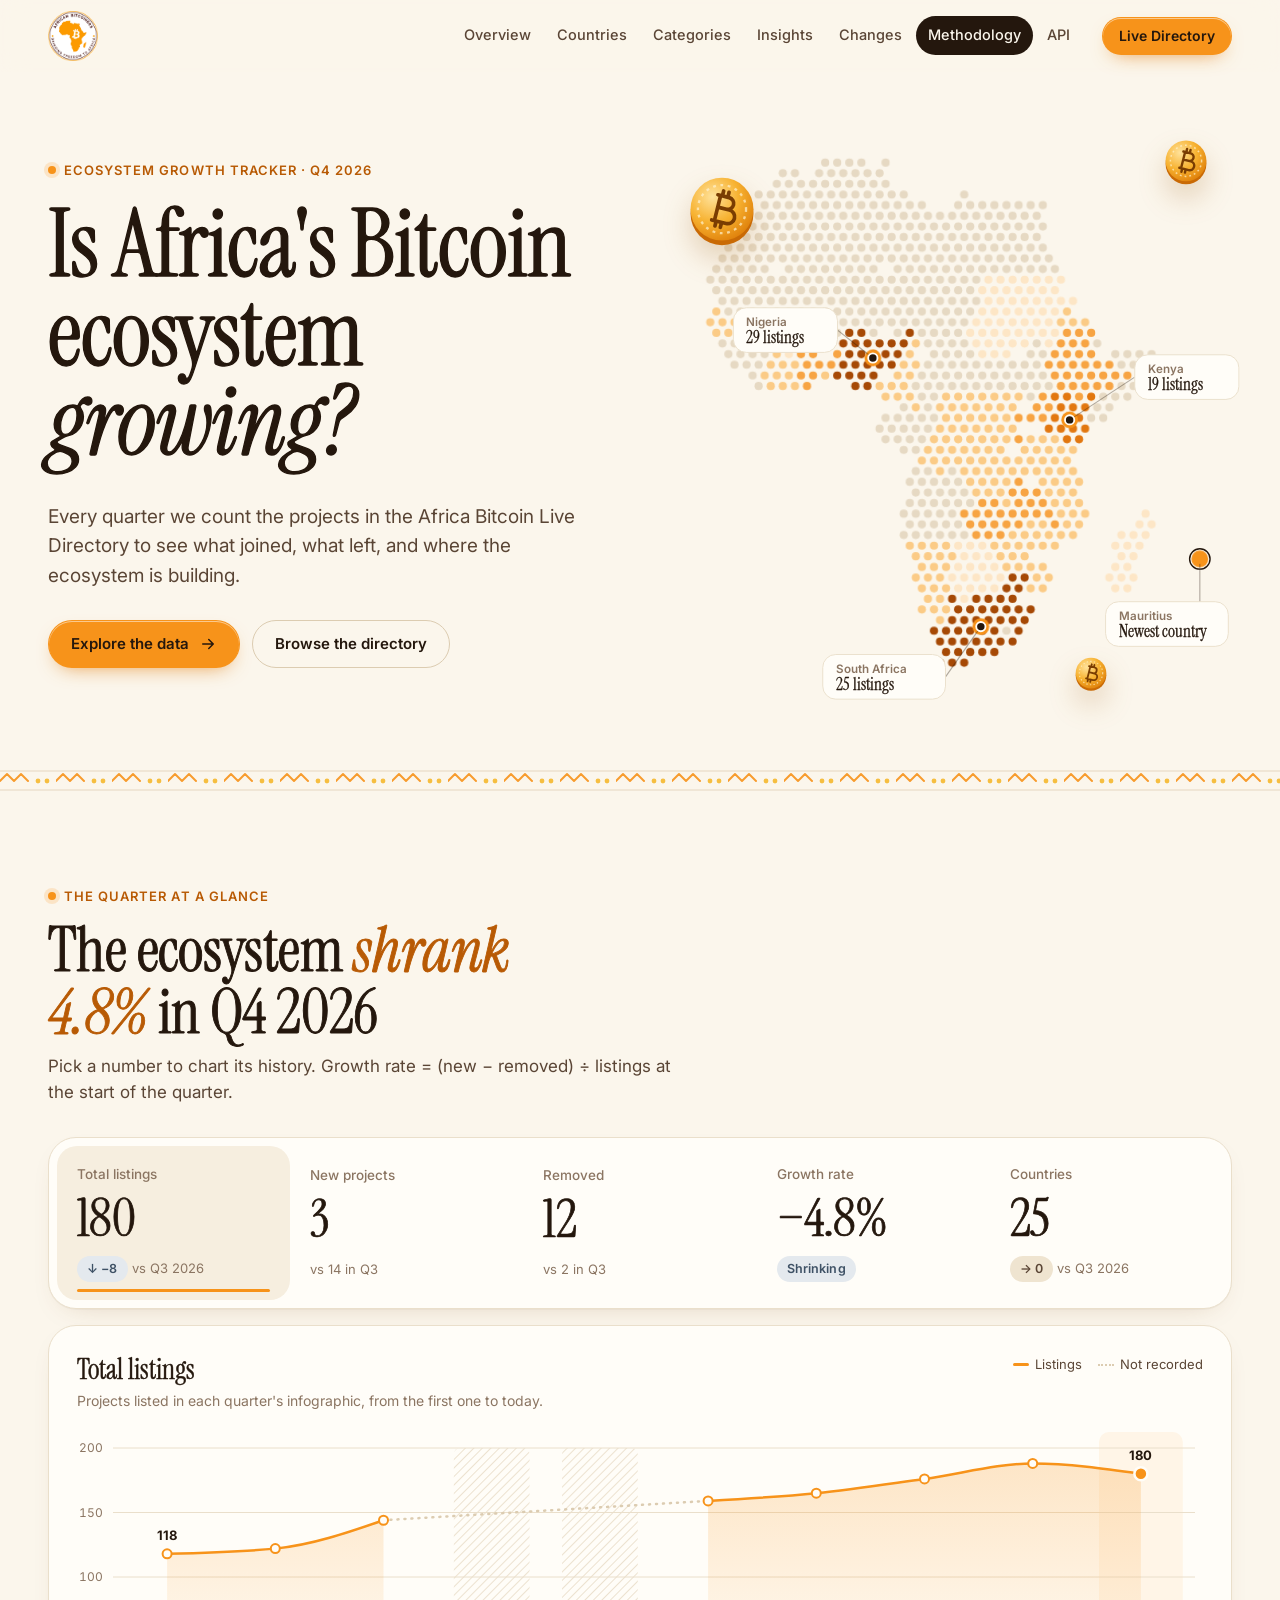
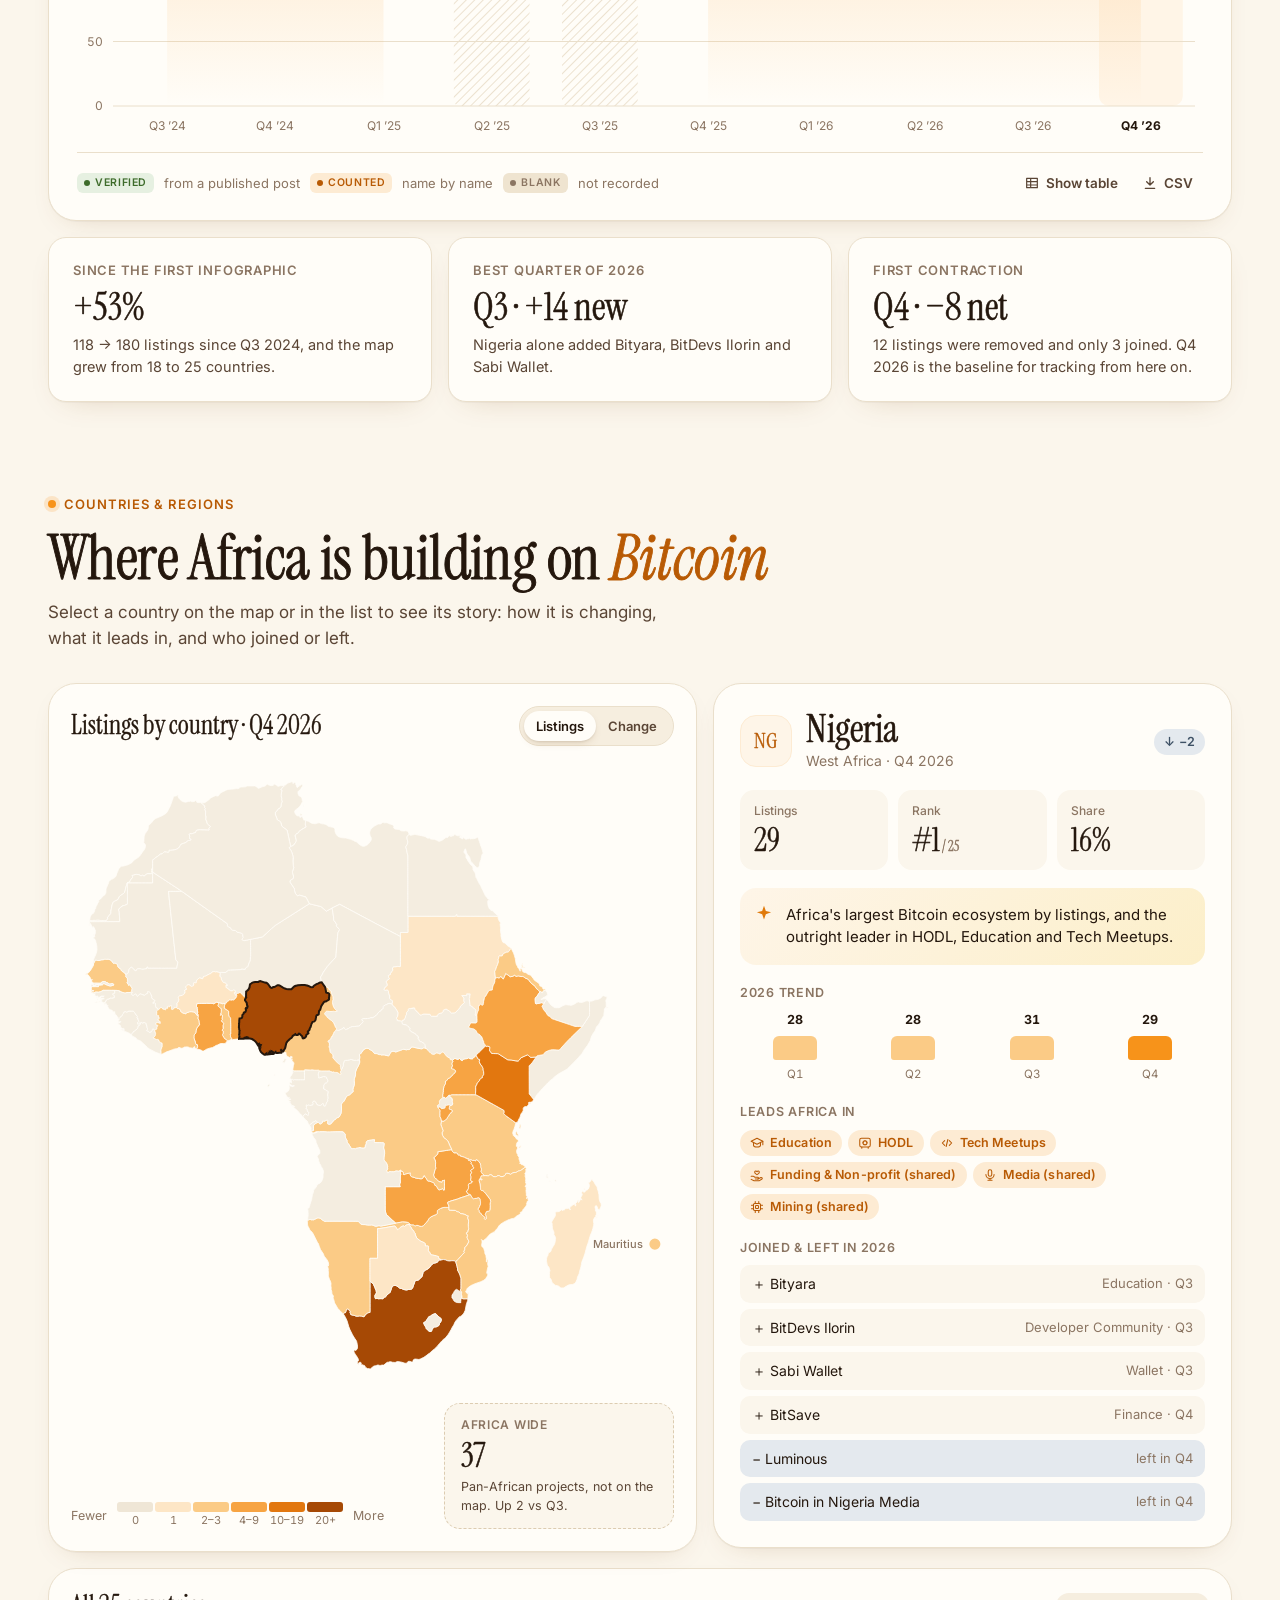
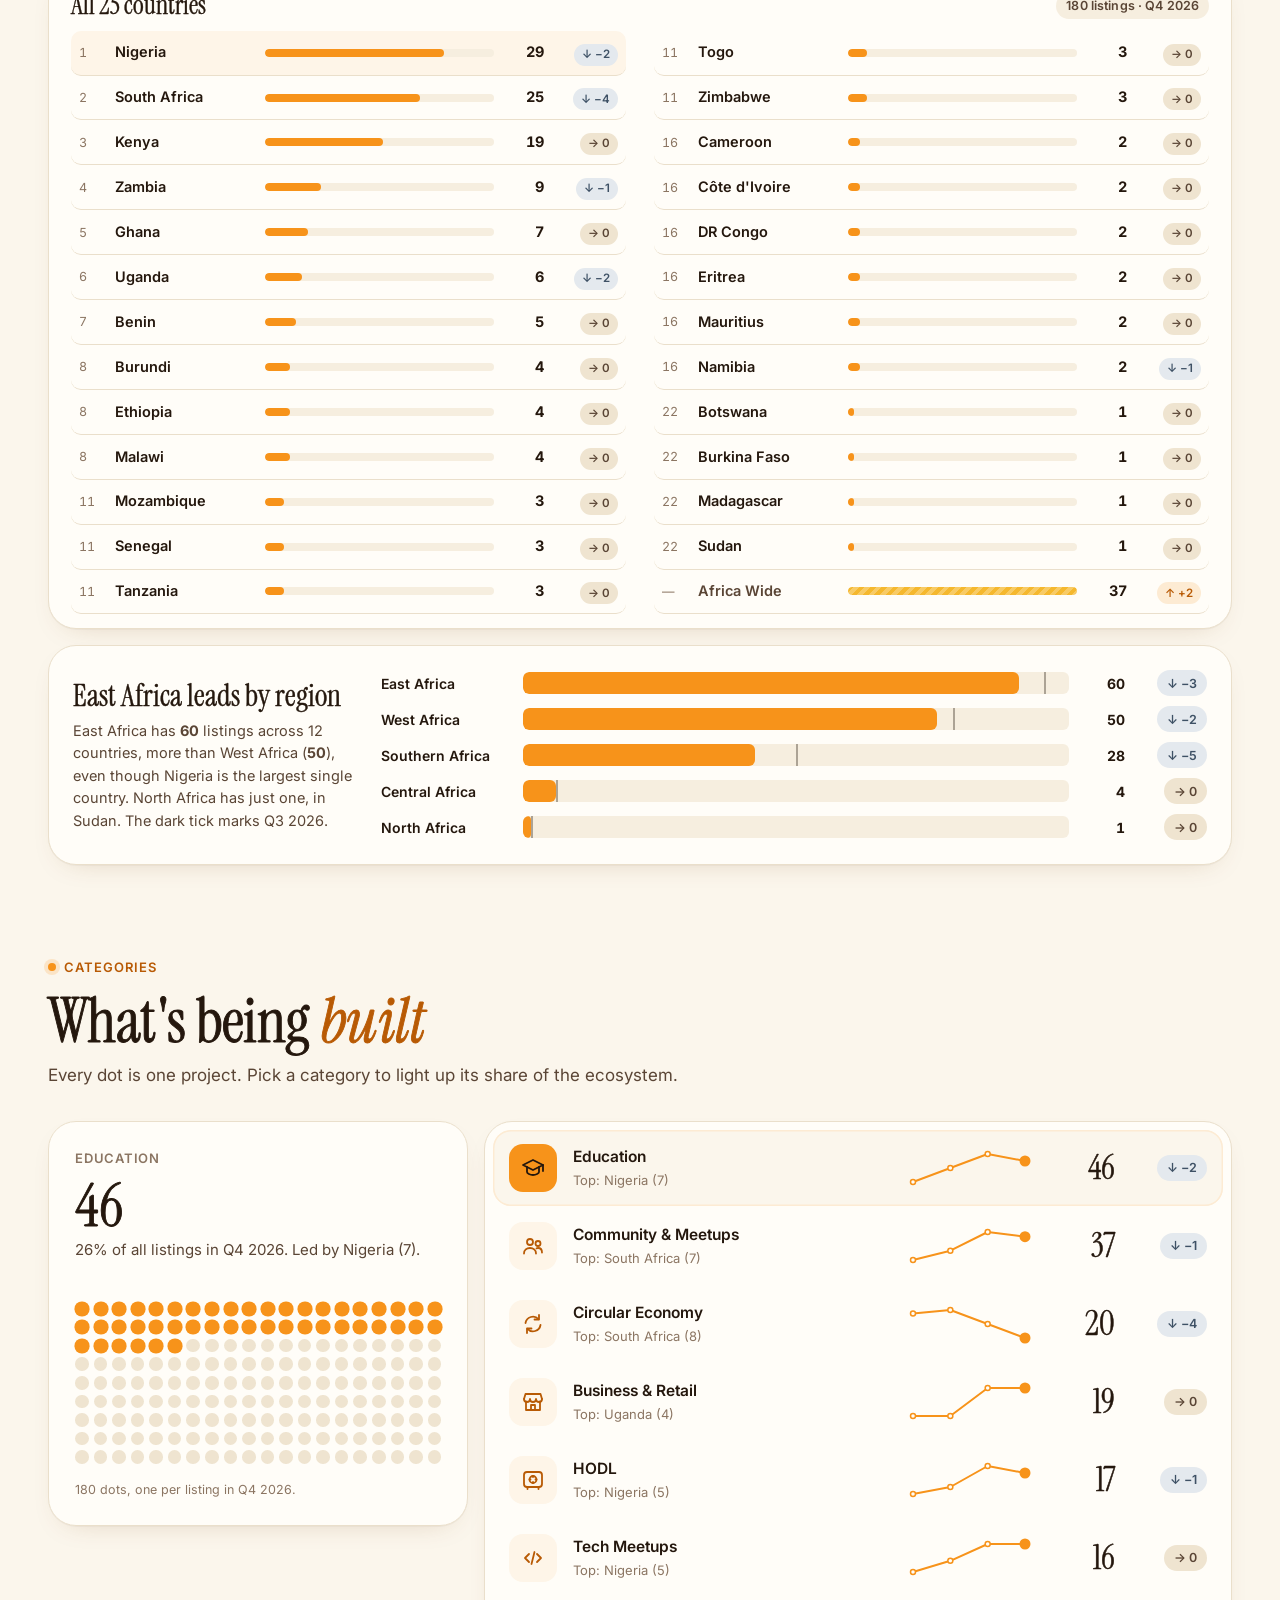
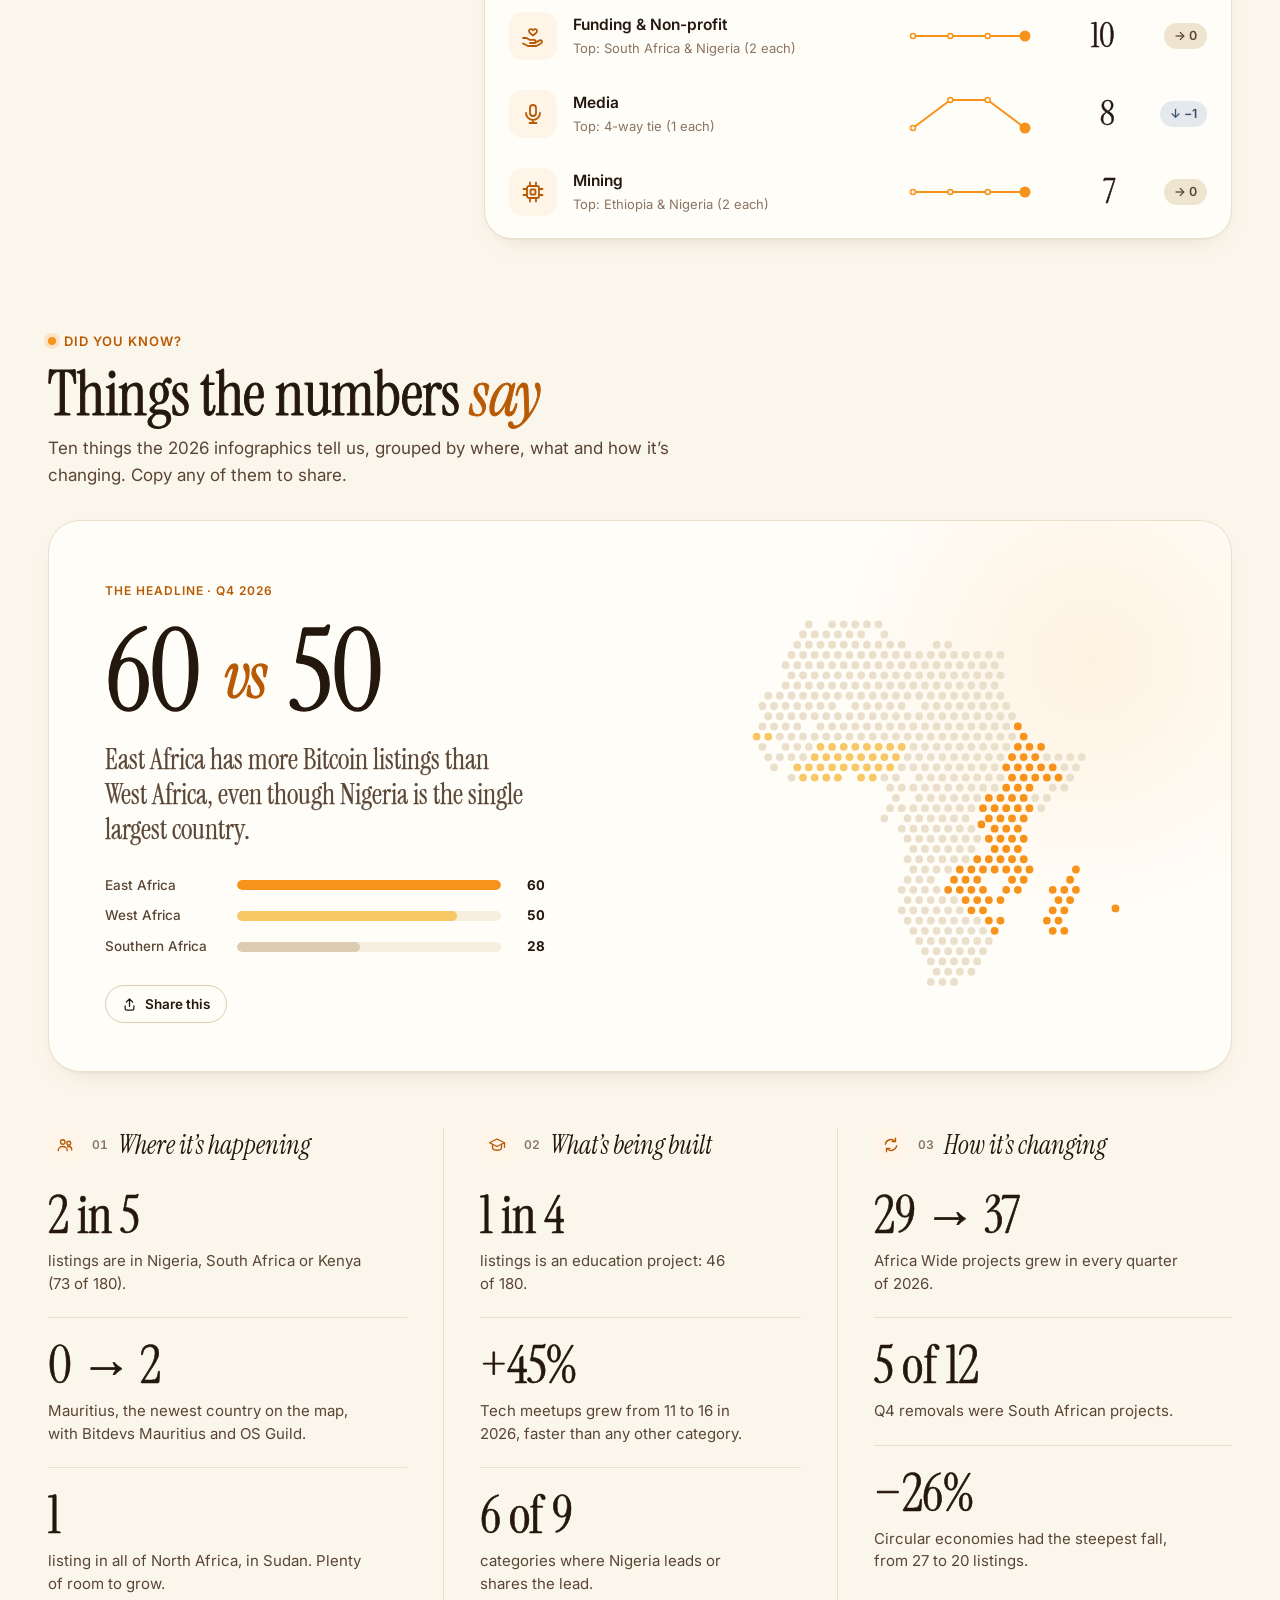
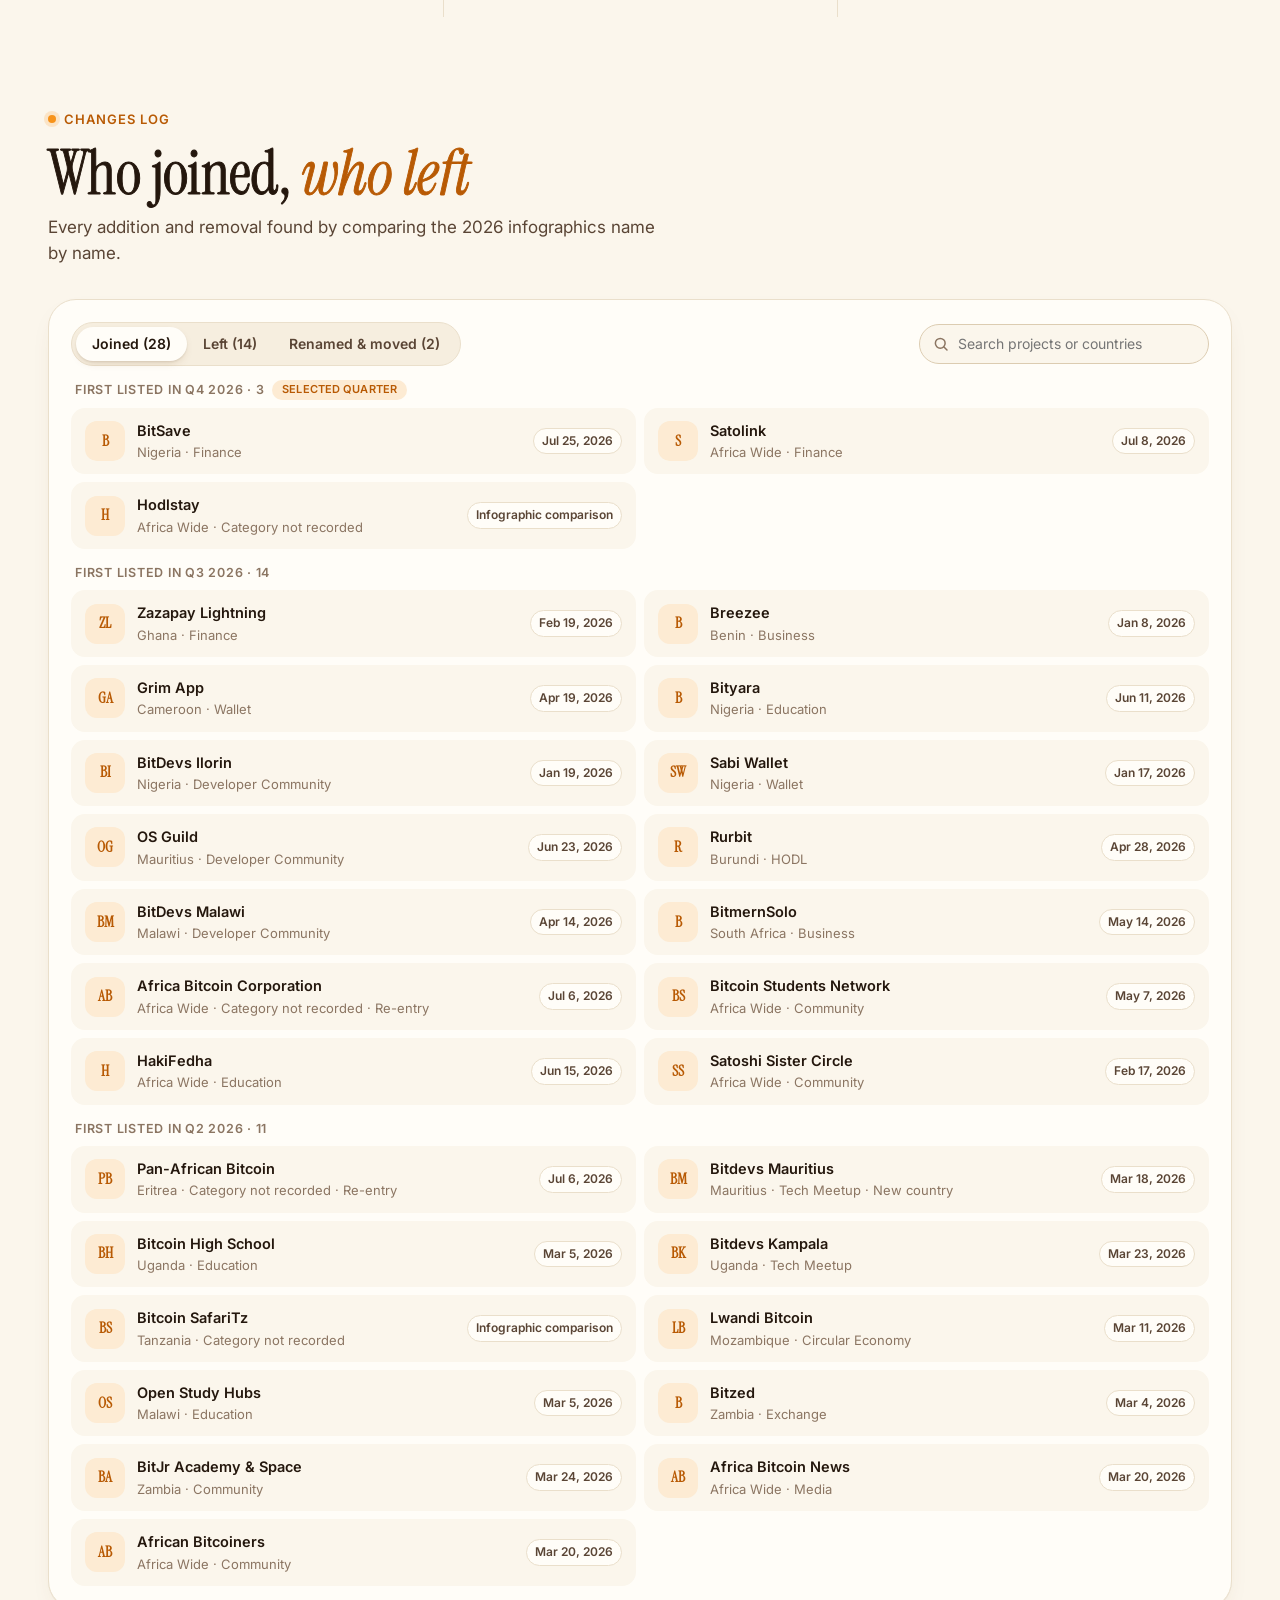
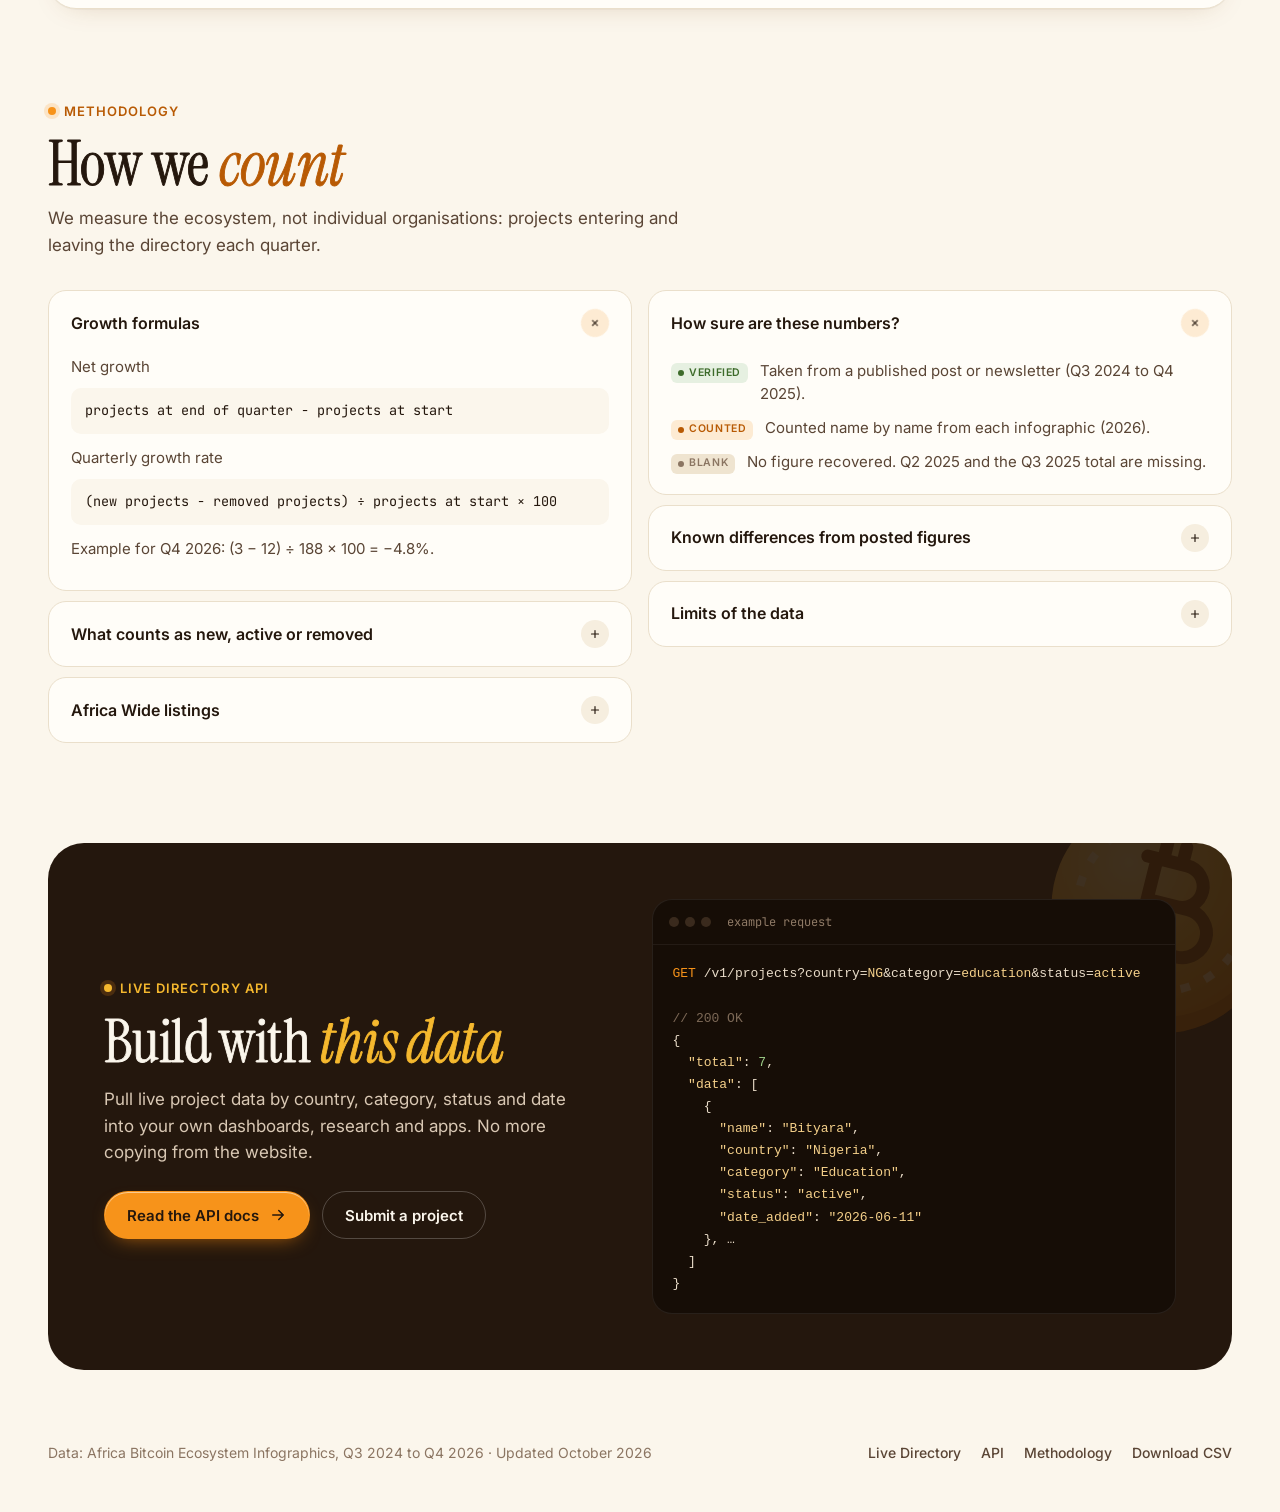
<file: index.html>
<!doctype html>
<html lang="en">
<head>
  <meta charset="utf-8">
  <meta name="viewport" content="width=device-width, initial-scale=1">
  <title>Ecosystem Growth Tracker</title>
  <meta name="description" content="Is Africa's Bitcoin ecosystem growing? Quarter-by-quarter growth of Bitcoin projects across Africa, by country and category.">
  <meta property="og:type" content="website">
  <meta property="og:title" content="Is Africa's Bitcoin ecosystem growing?">
  <meta property="og:description" content="Quarter-by-quarter growth of Bitcoin projects across Africa, by country and category. From African Bitcoiners.">
  <meta name="twitter:card" content="summary">
  <meta name="theme-color" content="#FBF6EC">
  <link rel="preconnect" href="https://fonts.googleapis.com">
  <link rel="preconnect" href="https://fonts.gstatic.com" crossorigin>
  <link href="https://fonts.googleapis.com/css2?family=Instrument+Serif:ital@0;1&family=Inter:wght@400;500;600;700&family=JetBrains+Mono:wght@400;500&display=swap" rel="stylesheet">
  <link rel="icon" type="image/png" href="assets/logo-256.png">
  <link rel="stylesheet" href="styles.css">
</head>
<body>

<svg width="0" height="0" style="position:absolute" aria-hidden="true">
  <defs>
    <radialGradient id="coinGrad" cx="35%" cy="30%" r="75%">
      <stop offset="0" stop-color="#FFE29A"/><stop offset=".55" stop-color="#F7B231"/><stop offset="1" stop-color="#E0820C"/>
    </radialGradient>
    <symbol id="coin" viewBox="0 0 80 80">
      <circle cx="40" cy="43" r="34" fill="#C96A05"/>
      <circle cx="40" cy="38" r="34" fill="url(#coinGrad)"/>
      <circle cx="40" cy="38" r="26" fill="none" stroke="#FFF3D1" stroke-opacity=".7" stroke-width="2.5" stroke-dasharray="3 5"/>
      <g transform="rotate(14 40 38) translate(2 0)" fill="none" stroke="#7A3D02" stroke-width="4" stroke-linecap="round" stroke-linejoin="round">
        <path d="M30 24h12.5a6.5 6.5 0 010 13H33M33 24v28M33 37h13a7.5 7.5 0 010 15H30"/>
        <path d="M35 18.5v4M41 18.5v4M35 53.5v4M41 53.5v4"/>
      </g>
    </symbol>
    <symbol id="i-arrow" viewBox="0 0 24 24"><path d="M5 12h14M13 6l6 6-6 6" fill="none" stroke="currentColor" stroke-width="2" stroke-linecap="round" stroke-linejoin="round"/></symbol>
    <symbol id="i-share" viewBox="0 0 24 24"><path d="M8 12h.01M4 12a8 8 0 1016 0 8 8 0 00-16 0z" fill="none" stroke="none"/><path d="M12 3v12M7 8l5-5 5 5M5 14v4a3 3 0 003 3h8a3 3 0 003-3v-4" fill="none" stroke="currentColor" stroke-width="2" stroke-linecap="round" stroke-linejoin="round"/></symbol>
    <symbol id="i-table" viewBox="0 0 24 24"><path d="M4 5h16v14H4zM4 10h16M4 15h16M10 5v14" fill="none" stroke="currentColor" stroke-width="1.8" stroke-linejoin="round"/></symbol>
    <symbol id="i-download" viewBox="0 0 24 24"><path d="M12 4v11M7 10l5 5 5-5M5 20h14" fill="none" stroke="currentColor" stroke-width="2" stroke-linecap="round" stroke-linejoin="round"/></symbol>
    <symbol id="i-spark" viewBox="0 0 24 24"><path d="M12 2l2.2 6.3L20.5 10l-6.3 2.2L12 18.5l-2.2-6.3L3.5 10l6.3-1.7z" fill="currentColor"/></symbol>
    <symbol id="i-check" viewBox="0 0 24 24"><path d="M5 12.5l4.5 4.5L19 7.5" fill="none" stroke="currentColor" stroke-width="2.5" stroke-linecap="round" stroke-linejoin="round"/></symbol>
    <symbol id="i-plus" viewBox="0 0 24 24"><path d="M12 6v12M6 12h12" fill="none" stroke="currentColor" stroke-width="2" stroke-linecap="round"/></symbol>
    <symbol id="i-search" viewBox="0 0 24 24"><circle cx="11" cy="11" r="6.5" fill="none" stroke="currentColor" stroke-width="2"/><path d="M16 16l4 4" stroke="currentColor" stroke-width="2" stroke-linecap="round"/></symbol>

    <!-- Category icons -->
    <symbol id="c-hodl" viewBox="0 0 24 24"><g fill="none" stroke="currentColor" stroke-width="1.8" stroke-linecap="round" stroke-linejoin="round"><rect x="3" y="4" width="18" height="15" rx="3"/><circle cx="12" cy="11.5" r="3.5"/><path d="M12 8v1M12 14v1M8.5 11.5h1M14.5 11.5h1M6.5 19v2M17.5 19v2"/></g></symbol>
    <symbol id="c-education" viewBox="0 0 24 24"><g fill="none" stroke="currentColor" stroke-width="1.8" stroke-linecap="round" stroke-linejoin="round"><path d="M2 9l10-5 10 5-10 5z"/><path d="M6 11v5c0 1.5 3 3 6 3s6-1.5 6-3v-5M22 9v6"/></g></symbol>
    <symbol id="c-funding" viewBox="0 0 24 24"><g fill="none" stroke="currentColor" stroke-width="1.8" stroke-linecap="round" stroke-linejoin="round"><path d="M12 6.2c-1-1.6-4-1.6-4 .9 0 1.9 4 4.3 4 4.3s4-2.4 4-4.3c0-2.5-3-2.5-4-.9z"/><path d="M2 14h3.5l3 1.8h4.5a1.6 1.6 0 010 3.2H9"/><path d="M13.5 19l5.2-2.6a1.6 1.6 0 011.9 2.5L15.5 22H7l-5-2.5"/></g></symbol>
    <symbol id="c-business" viewBox="0 0 24 24"><g fill="none" stroke="currentColor" stroke-width="1.8" stroke-linecap="round" stroke-linejoin="round"><path d="M3 9l1.5-5h15L21 9"/><path d="M3 9a3 3 0 006 0 3 3 0 006 0 3 3 0 006 0"/><path d="M5 11.5V20h14v-8.5M10 20v-5h4v5"/></g></symbol>
    <symbol id="c-mining" viewBox="0 0 24 24"><g fill="none" stroke="currentColor" stroke-width="1.8" stroke-linecap="round" stroke-linejoin="round"><rect x="6" y="6" width="12" height="12" rx="2"/><path d="M9 2.5v3M15 2.5v3M9 18.5v3M15 18.5v3M2.5 9h3M2.5 15h3M18.5 9h3M18.5 15h3"/><rect x="9.5" y="9.5" width="5" height="5" rx="1"/></g></symbol>
    <symbol id="c-media" viewBox="0 0 24 24"><g fill="none" stroke="currentColor" stroke-width="1.8" stroke-linecap="round" stroke-linejoin="round"><rect x="9" y="3" width="6" height="11" rx="3"/><path d="M5 11a7 7 0 0014 0M12 18v3M8.5 21h7"/></g></symbol>
    <symbol id="c-tech" viewBox="0 0 24 24"><g fill="none" stroke="currentColor" stroke-width="1.8" stroke-linecap="round" stroke-linejoin="round"><path d="M8 8l-4 4 4 4M16 8l4 4-4 4M13.5 6l-3 12"/></g></symbol>
    <symbol id="c-community" viewBox="0 0 24 24"><g fill="none" stroke="currentColor" stroke-width="1.8" stroke-linecap="round" stroke-linejoin="round"><circle cx="9" cy="8" r="3"/><circle cx="17" cy="9.5" r="2.5"/><path d="M3 19.5c0-3.3 2.7-5.5 6-5.5s6 2.2 6 5.5M15.5 14.3c.5-.2 1-.3 1.5-.3 2.5 0 4 1.7 4 4.5"/></g></symbol>
    <symbol id="c-circular" viewBox="0 0 24 24"><g fill="none" stroke="currentColor" stroke-width="1.8" stroke-linecap="round" stroke-linejoin="round"><path d="M19.5 13a7.5 7.5 0 01-13 3.8M4.5 11A7.5 7.5 0 0117.5 7.2"/><path d="M18 3v4.5h-4.5M6 21v-4.5h4.5"/></g></symbol>
  </defs>
</svg>

<!-- ============ Nav ============ -->
<header class="nav">
  <div class="wrap">
    <a class="brand" href="#top" aria-label="African Bitcoiners, back to top">
      <img class="brand-mark" src="assets/logo-256.png" alt="African Bitcoiners" width="50" height="50">
    </a>
    <nav class="nav-links" aria-label="Sections">
      <a href="#overview">Overview</a>
      <a href="#map">Countries</a>
      <a href="#categories">Categories</a>
      <a href="#insights">Insights</a>
      <a href="#changes">Changes</a>
      <a href="#method">Methodology</a>
      <a href="api.html">API</a>
    </nav>
    <a class="btn btn-primary btn-sm nav-cta" href="#">Live Directory</a>
  </div>
</header>

<!-- Quarter picker: a floating pill that appears once you scroll past the hero -->
<div class="qdock" id="qdock">
  <span class="qlabel">Showing <b>2026</b></span>
  <div class="seg small" id="qSeg" role="group" aria-label="Choose a quarter of 2026"></div>
</div>

<main id="top">

<!-- ============ Hero ============ -->
<section class="hero">
  <div class="wrap hero-grid">
    <div>
      <span class="eyebrow"><span class="dot"></span>Ecosystem Growth Tracker · Q4 2026</span>
      <h1>Is Africa's Bitcoin ecosystem <span class="hl"><em>growing?</em></span></h1>
      <p class="lede">Every quarter we count the projects in the Africa Bitcoin Live Directory to see what joined, what left, and where the ecosystem is building.</p>
      <div class="hero-cta">
        <a class="btn btn-primary" href="#overview">Explore the data <svg class="arrow"><use href="#i-arrow"/></svg></a>
        <a class="btn btn-ghost" href="#">Browse the directory</a>
      </div>
    </div>
    <div class="hero-art" id="heroArt" aria-hidden="true">
      <div class="skeleton"></div>
      <svg class="coin" style="left:2%;top:10%"><use href="#coin"/></svg>
      <svg class="coin c2" style="right:4%;top:4%"><use href="#coin"/></svg>
      <svg class="coin c3" style="right:22%;bottom:3%"><use href="#coin"/></svg>
    </div>
  </div>
  <div class="band" aria-hidden="true"></div>
</section>

<!-- ============ Overview ============ -->
<section class="block" id="overview">
  <div class="wrap">
    <div class="sec-head reveal">
      <div>
        <span class="eyebrow"><span class="dot"></span>The quarter at a glance</span>
        <h2 id="ovTitle">The ecosystem <em>shrank 4.8%</em> in Q4 2026</h2>
        <p id="ovLede">Pick a number to chart its history. Growth rate = (new − removed) ÷ listings at the start of the quarter.</p>
      </div>
    </div>

    <div class="card kpis reveal" role="tablist" aria-label="Metrics" id="kpis"></div>

    <div class="card chart-card reveal">
      <div class="chart-top">
        <div>
          <h3 id="chartTitle">Total listings</h3>
          <p id="chartSub"></p>
        </div>
        <div class="legend" id="chartLegend"></div>
      </div>
      <div class="chart" id="history"></div>
      <div class="table-wrap" id="historyTable" hidden></div>
      <div class="chart-foot">
        <div class="note">
          <span class="badge badge-verified">Verified</span> from a published post
          <span class="badge badge-counted">Counted</span> name by name
          <span class="badge badge-blank">Blank</span> not recorded
        </div>
        <div>
          <button class="linkbtn" id="tableToggle" aria-expanded="false"><svg><use href="#i-table"/></svg><span>Show table</span></button>
          <button class="linkbtn" id="csvBtn"><svg><use href="#i-download"/></svg>CSV</button>
        </div>
      </div>
    </div>

    <div class="story reveal">
      <div class="card"><div class="s-k">Since the first infographic</div><div class="s-v">+53%</div><p>118 → 180 listings since Q3 2024, and the map grew from 18 to 25 countries.</p></div>
      <div class="card"><div class="s-k">Best quarter of 2026</div><div class="s-v">Q3 · +14 new</div><p>Nigeria alone added Bityara, BitDevs Ilorin and Sabi Wallet.</p></div>
      <div class="card"><div class="s-k">First contraction</div><div class="s-v">Q4 · −8 net</div><p>12 listings were removed and only 3 joined. Q4 2026 is the baseline for tracking from here on.</p></div>
    </div>
  </div>
</section>

<!-- ============ Map ============ -->
<section class="block" id="map">
  <div class="wrap">
    <div class="sec-head reveal">
      <div>
        <span class="eyebrow"><span class="dot"></span>Countries &amp; regions</span>
        <h2>Where Africa is building on <em>Bitcoin</em></h2>
        <p>Select a country on the map or in the list to see its story: how it is changing, what it leads in, and who joined or left.</p>
      </div>
    </div>

    <div class="geo reveal">
      <div class="card map-card">
        <div class="map-top">
          <h3 id="mapTitle">Listings by country</h3>
          <div class="seg small" id="mapSeg" role="group" aria-label="Map colour">
            <button aria-pressed="true" data-mode="count">Listings</button>
            <button aria-pressed="false" data-mode="change">Change</button>
          </div>
        </div>
        <div class="map-wrap" id="mapWrap"><div class="map-fallback">Loading map…</div></div>
        <div class="map-foot">
          <div class="map-legend" id="mapLegend"></div>
          <div class="aw-card" id="awCard"></div>
        </div>
      </div>
      <div class="card profile" id="profile" aria-live="polite"></div>
    </div>

    <div class="card board reveal">
      <div class="board-top">
        <h3>All 25 countries</h3>
        <span class="chip" id="boardChip"></span>
      </div>
      <div class="rows" id="rows"></div>
    </div>

    <div class="card regions reveal">
      <div>
        <h3 id="regTitle">East Africa leads by region</h3>
        <p id="regText"></p>
      </div>
      <div class="reg-rows" id="regRows"></div>
    </div>
  </div>
</section>

<!-- ============ Categories ============ -->
<section class="block" id="categories">
  <div class="wrap">
    <div class="sec-head reveal">
      <div>
        <span class="eyebrow"><span class="dot"></span>Categories</span>
        <h2>What's being <em>built</em></h2>
        <p>Every dot is one project. Pick a category to light up its share of the ecosystem.</p>
      </div>
    </div>
    <div class="cats reveal">
      <div class="card waffle-card">
        <div class="w-k" id="wK">Education</div>
        <div class="w-v" id="wV">46</div>
        <p class="w-s" id="wS"></p>
        <div class="waffle" id="waffle" role="img"></div>
        <div class="w-foot" id="wFoot"></div>
      </div>
      <div class="card cat-list" id="catList" role="listbox" aria-label="Categories"></div>
    </div>
  </div>
</section>

<!-- ============ Insights ============ -->
<section class="block" id="insights">
  <div class="wrap">
    <div class="sec-head reveal">
      <div>
        <span class="eyebrow"><span class="dot"></span>Did you know?</span>
        <h2>Things the numbers <em>say</em></h2>
        <p>Ten things the 2026 infographics tell us, grouped by where, what and how it’s changing. Copy any of them to share.</p>
      </div>
    </div>
    <div class="facts" id="facts"></div>
  </div>
</section>

<!-- ============ Changes ============ -->
<section class="block" id="changes">
  <div class="wrap">
    <div class="sec-head reveal">
      <div>
        <span class="eyebrow"><span class="dot"></span>Changes log</span>
        <h2>Who joined, <em>who left</em></h2>
        <p>Every addition and removal found by comparing the 2026 infographics name by name.</p>
      </div>
    </div>
    <div class="card log reveal">
      <div class="log-top">
        <div class="seg" id="logSeg" role="tablist" aria-label="Change type"></div>
        <div class="search"><svg><use href="#i-search"/></svg><input id="logSearch" type="search" placeholder="Search projects or countries" aria-label="Search projects or countries"></div>
      </div>
      <div id="logBody"></div>
    </div>
  </div>
</section>

<!-- ============ Method ============ -->
<section class="block" id="method">
  <div class="wrap">
    <div class="sec-head reveal">
      <div>
        <span class="eyebrow"><span class="dot"></span>Methodology</span>
        <h2>How we <em>count</em></h2>
        <p>We measure the ecosystem, not individual organisations: projects entering and leaving the directory each quarter.</p>
      </div>
    </div>
    <div class="method reveal">
      <div>
        <details class="acc" open>
          <summary>Growth formulas <span class="pm"><svg width="14" height="14"><use href="#i-plus"/></svg></span></summary>
          <div class="acc-body">
            <p>Net growth</p>
            <div class="formula">projects at end of quarter − projects at start</div>
            <p>Quarterly growth rate</p>
            <div class="formula">(new projects − removed projects) ÷ projects at start × 100</div>
            <p>Example for Q4 2026: (3 − 12) ÷ 188 × 100 = −4.8%.</p>
          </div>
        </details>
        <details class="acc">
          <summary>What counts as new, active or removed <span class="pm"><svg width="14" height="14"><use href="#i-plus"/></svg></span></summary>
          <div class="acc-body">
            <p><b>New:</b> a project listed in this quarter's infographic that was not in the last one. We record its country, category, date added and how we found it.</p>
            <p><b>Removed:</b> a project that is no longer listed because it shut down, went inactive, stopped operating or can no longer be verified.</p>
            <p><b>Renamed or moved:</b> counted once. A move between countries lowers one count and raises the other.</p>
          </div>
        </details>
        <details class="acc">
          <summary>Africa Wide listings <span class="pm"><svg width="14" height="14"><use href="#i-plus"/></svg></span></summary>
          <div class="acc-body"><p>Pan-African projects are counted in the totals but not shown on the map, since they don't belong to a single country. They grew every quarter of 2026: 29, 31, 35, 37.</p></div>
        </details>
      </div>
      <div>
        <details class="acc" open>
          <summary>How sure are these numbers? <span class="pm"><svg width="14" height="14"><use href="#i-plus"/></svg></span></summary>
          <div class="acc-body">
            <div class="basis-list">
              <div><span class="badge badge-verified">Verified</span><span>Taken from a published post or newsletter (Q3 2024 to Q4 2025).</span></div>
              <div><span class="badge badge-counted">Counted</span><span>Counted name by name from each infographic (2026).</span></div>
              <div><span class="badge badge-blank">Blank</span><span>No figure recovered. Q2 2025 and the Q3 2025 total are missing.</span></div>
            </div>
          </div>
        </details>
        <details class="acc">
          <summary>Known differences from posted figures <span class="pm"><svg width="14" height="14"><use href="#i-plus"/></svg></span></summary>
          <div class="acc-body">
            <p>Q3 2026 was posted as 189 listings, 23 countries and 13 new. Our count finds 188, 25 and 14. Category totals for Q3 follow the posted 189.</p>
            <p>Q4 2026 includes one repeated listing (Bitcoin In The Wild). Counting it, the growth rate is −4.3%.</p>
          </div>
        </details>
        <details class="acc">
          <summary>Limits of the data <span class="pm"><svg width="14" height="14"><use href="#i-plus"/></svg></span></summary>
          <div class="acc-body"><p>If a project stops operating without telling us, the directory may not notice right away. We combine Live Directory data with regular manual research rather than relying on self-reported updates alone.</p></div>
        </details>
      </div>
    </div>

    <!-- API -->
    <div class="api reveal" id="api">
      <svg class="api-art" aria-hidden="true"><use href="#coin"/></svg>
      <div>
        <span class="eyebrow"><span class="dot" style="background:var(--gold)"></span>Live Directory API</span>
        <h2>Build with <em>this data</em></h2>
        <p>Pull live project data by country, category, status and date into your own dashboards, research and apps. No more copying from the website.</p>
        <div class="hero-cta">
          <a class="btn btn-primary" href="api.html">Read the API docs <svg class="arrow"><use href="#i-arrow"/></svg></a>
          <a class="btn btn-ghost" href="#">Submit a project</a>
        </div>
      </div>
      <div class="code" role="figure" aria-label="Example API request">
        <div class="bar"><i></i><i></i><i></i><span>example request</span></div>
<pre><span class="k">GET</span> /v1/projects?country=<span class="s">NG</span>&amp;category=<span class="s">education</span>&amp;status=<span class="s">active</span>

<span class="c">// 200 OK</span>
{
  <span class="s">"total"</span>: <span class="n">7</span>,
  <span class="s">"data"</span>: [
    {
      <span class="s">"name"</span>: <span class="s">"Bityara"</span>,
      <span class="s">"country"</span>: <span class="s">"Nigeria"</span>,
      <span class="s">"category"</span>: <span class="s">"Education"</span>,
      <span class="s">"status"</span>: <span class="s">"active"</span>,
      <span class="s">"date_added"</span>: <span class="s">"2026-06-11"</span>
    }, …
  ]
}</pre>
      </div>
    </div>
  </div>
</section>
</main>

<footer>
  <div class="wrap">
    <div>Data: Africa Bitcoin Ecosystem Infographics, Q3 2024 to Q4 2026 · Updated <span id="updated"></span></div>
    <div class="f-links"><a href="#">Live Directory</a><a href="api.html">API</a><a href="#method">Methodology</a><a href="#" id="csvBtn2">Download CSV</a></div>
  </div>
</footer>

<div class="tip" id="tip" role="tooltip"></div>
<div class="toast" id="toast" role="status"><svg><use href="#i-check"/></svg><span></span></div>

<script src="assets/vendor/d3-7.9.0.min.js"></script>
<script src="data.js"></script>
<script src="app.js"></script>
</body>
</html>
</file>
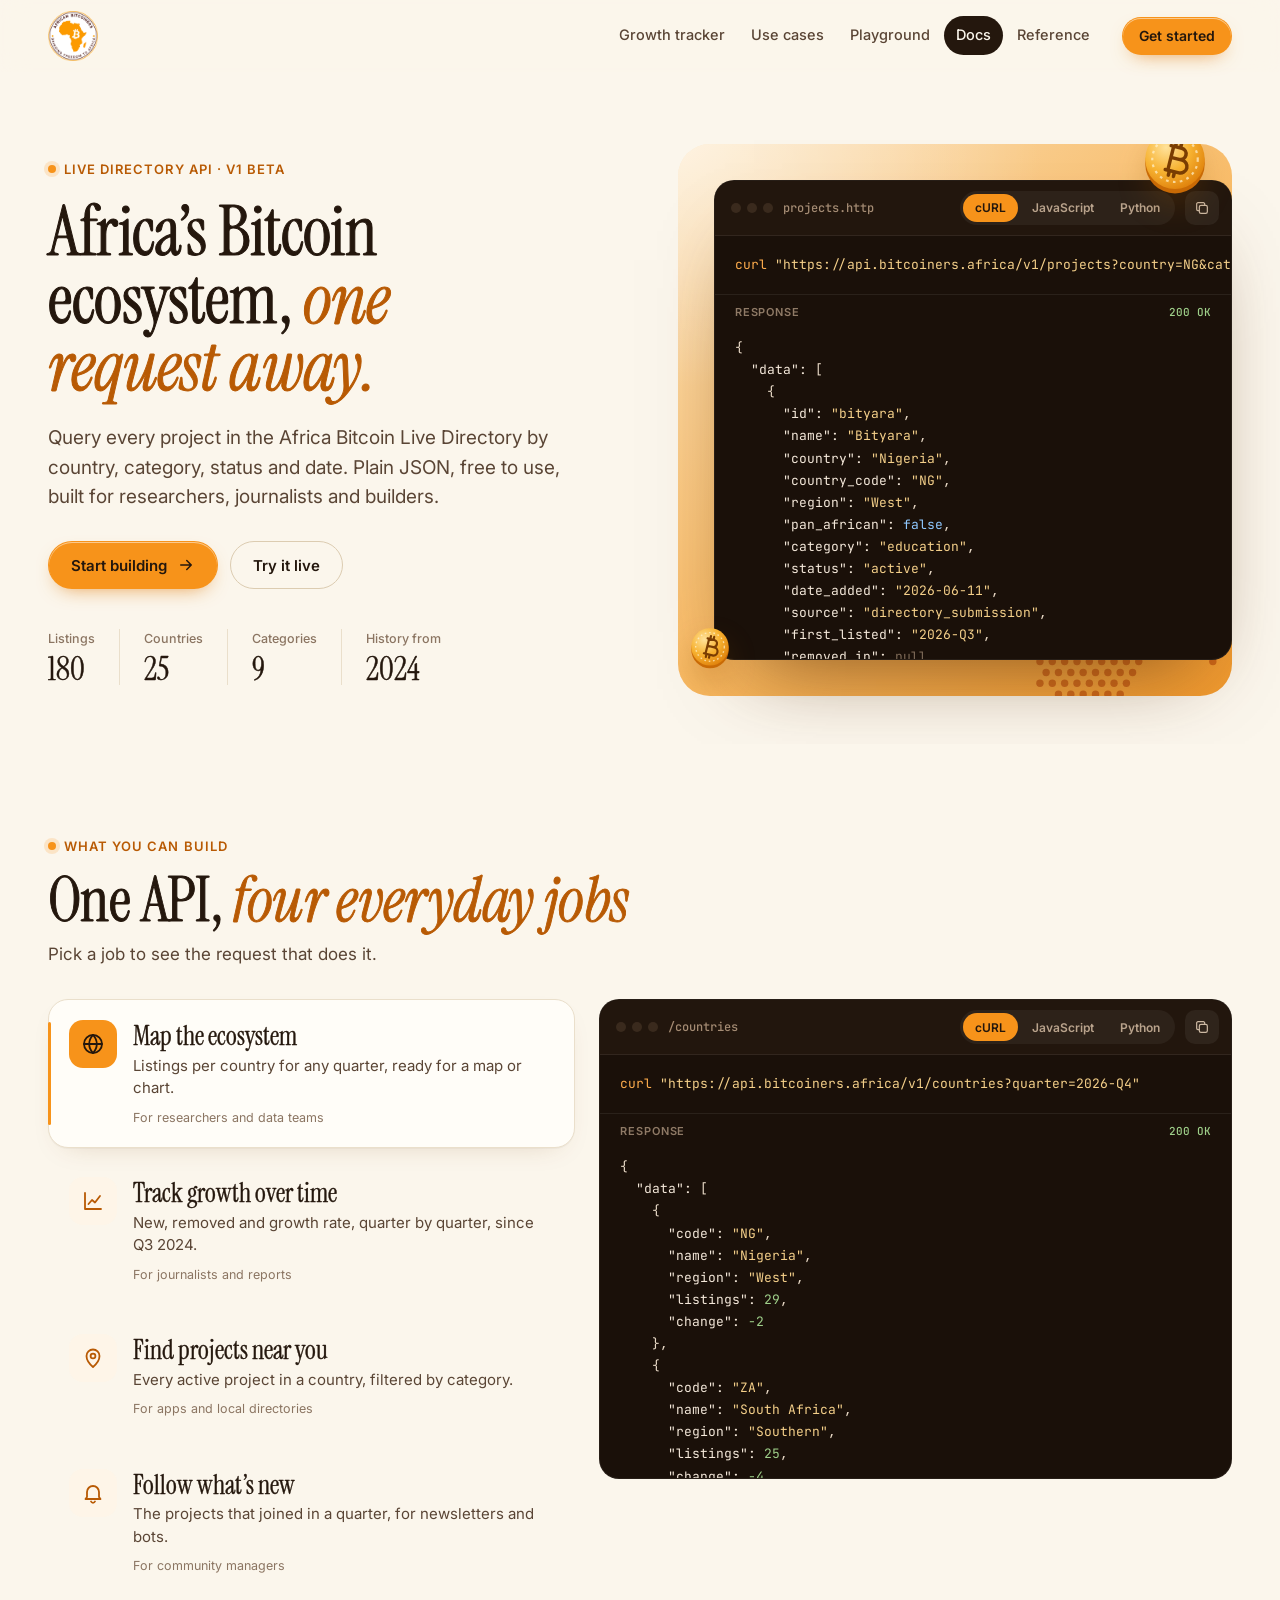
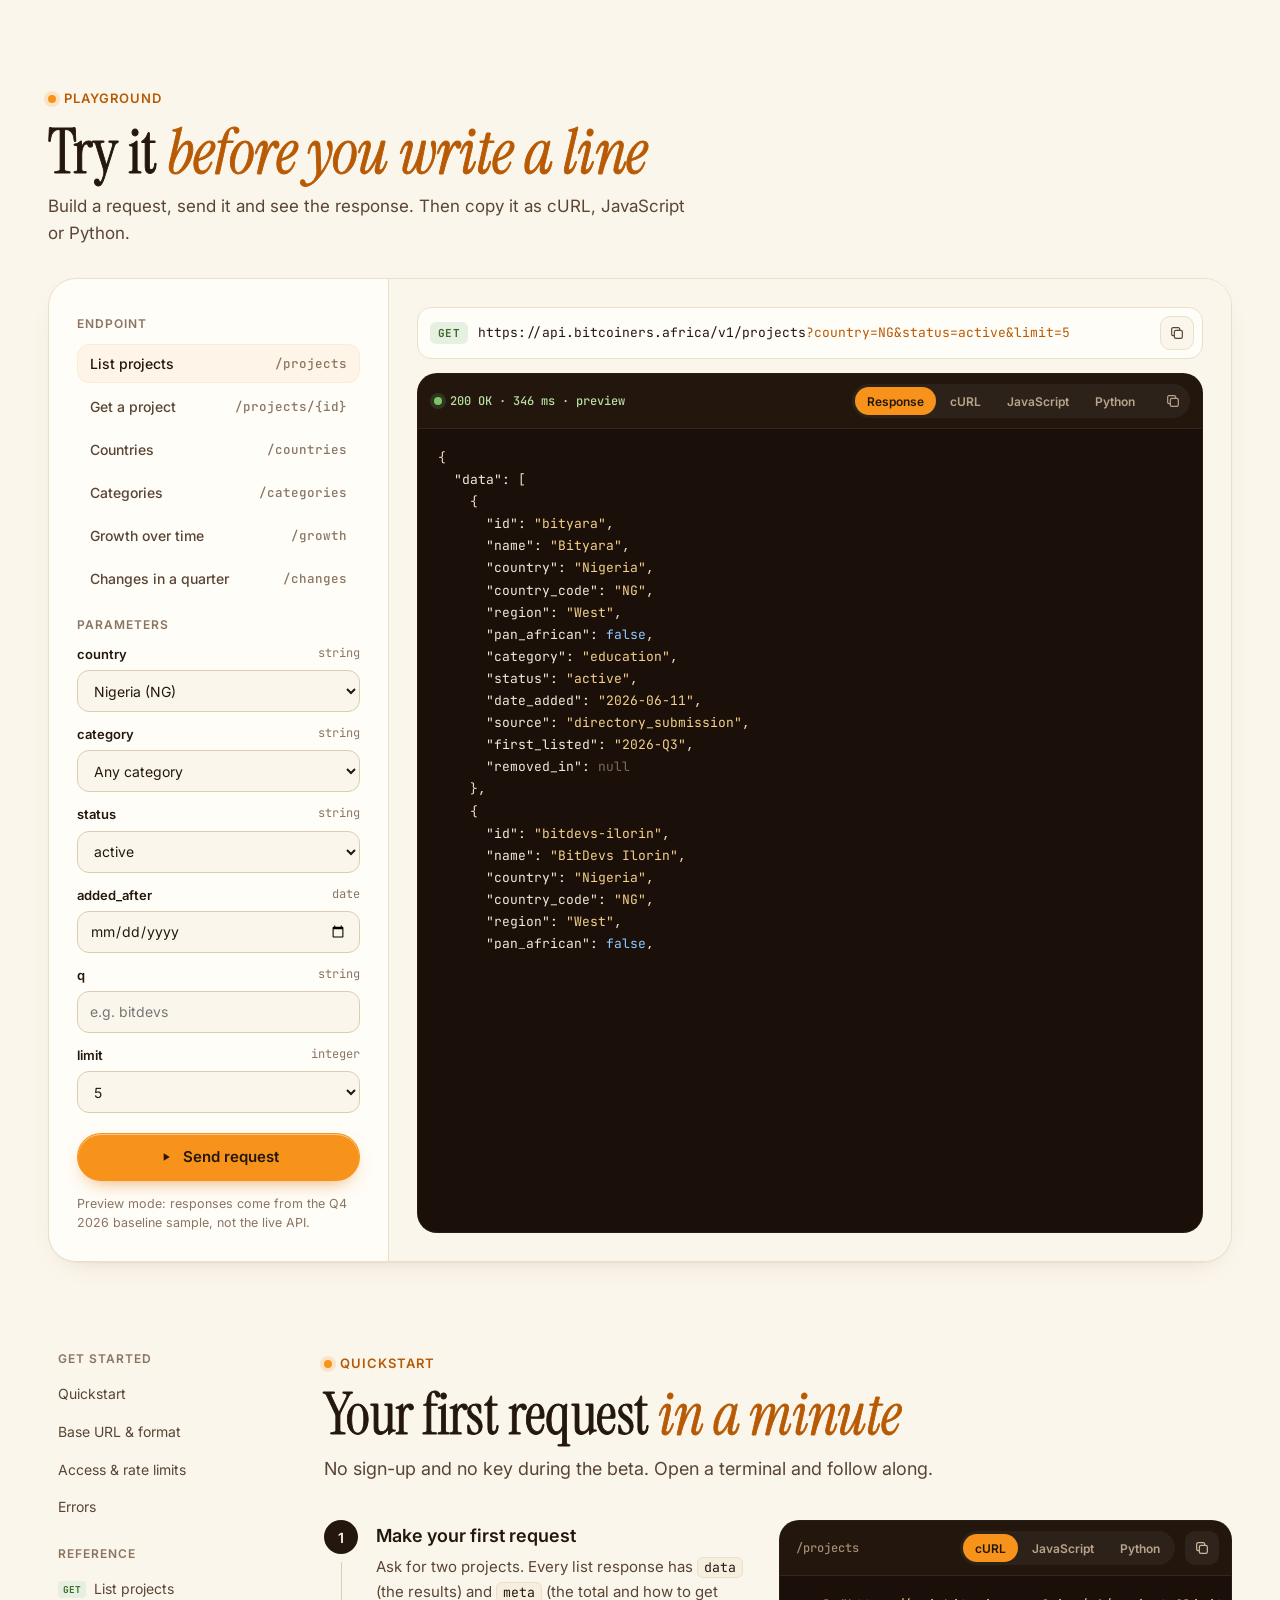
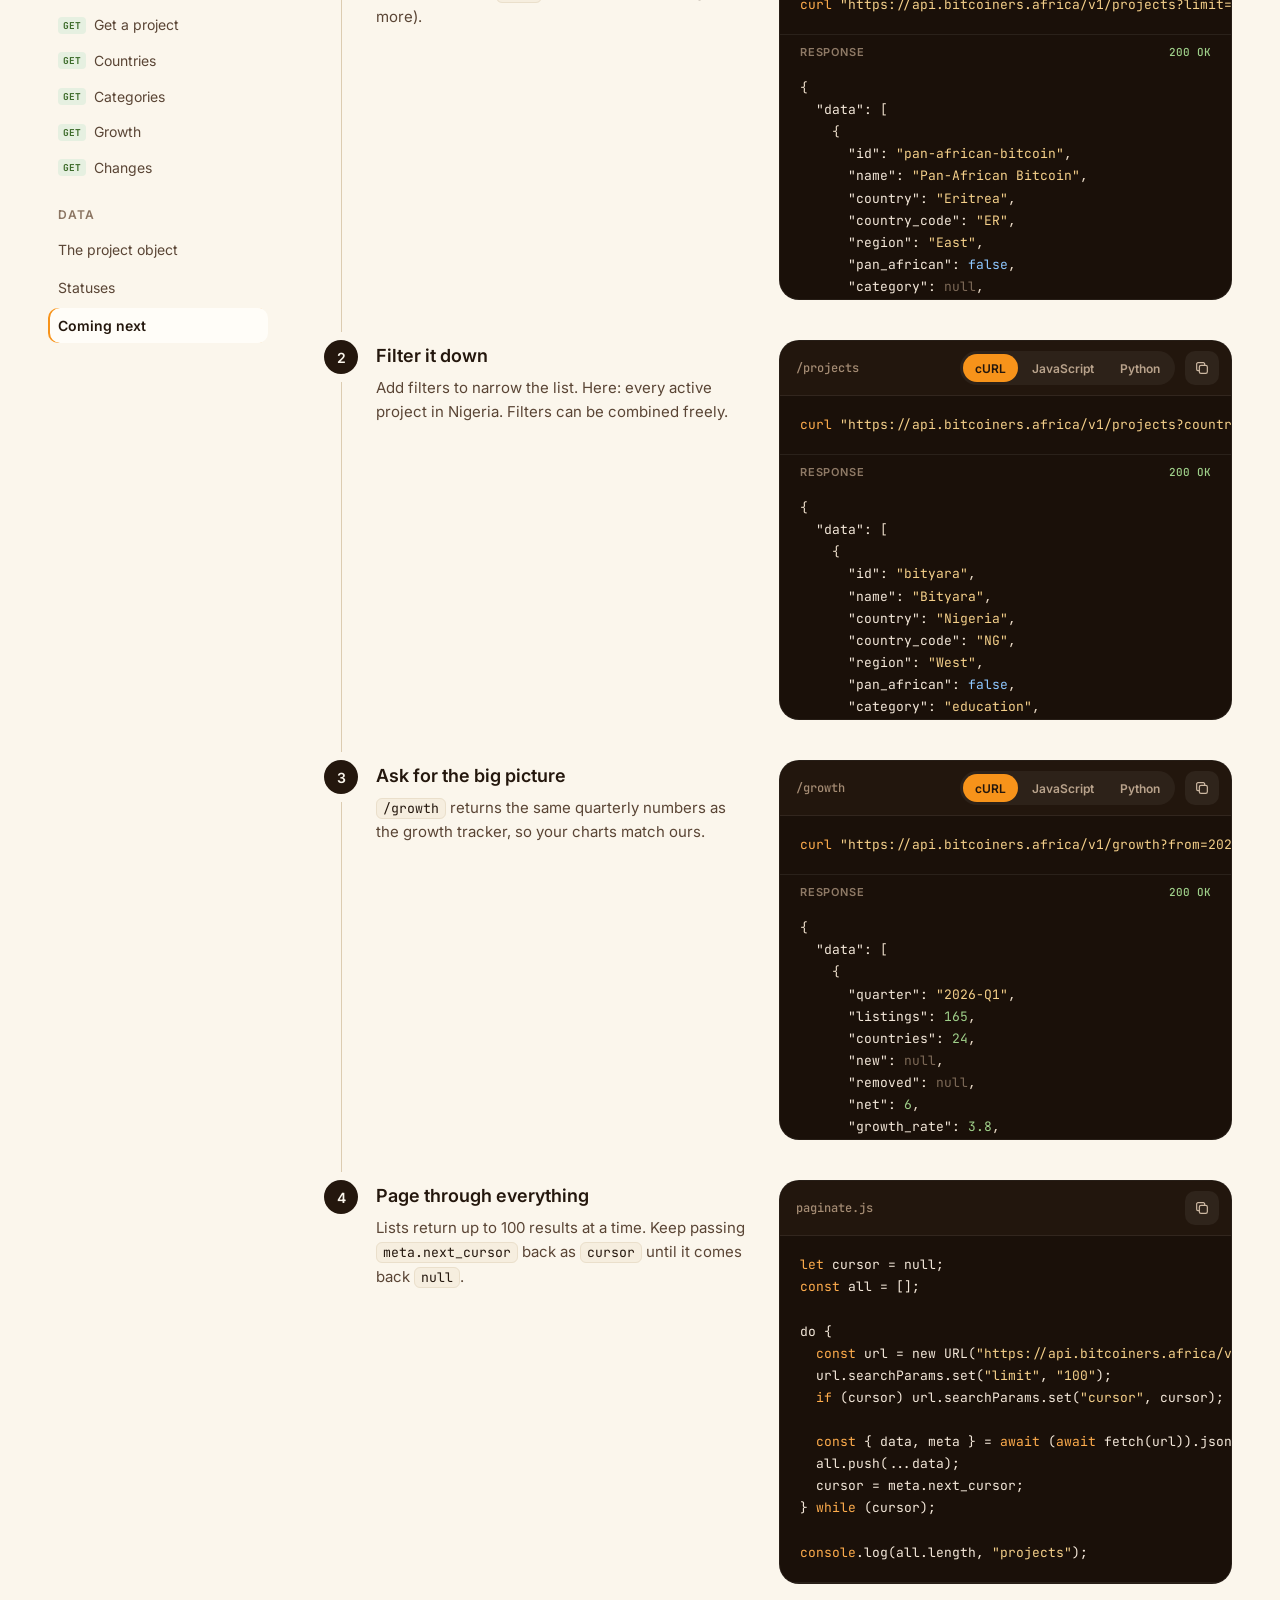
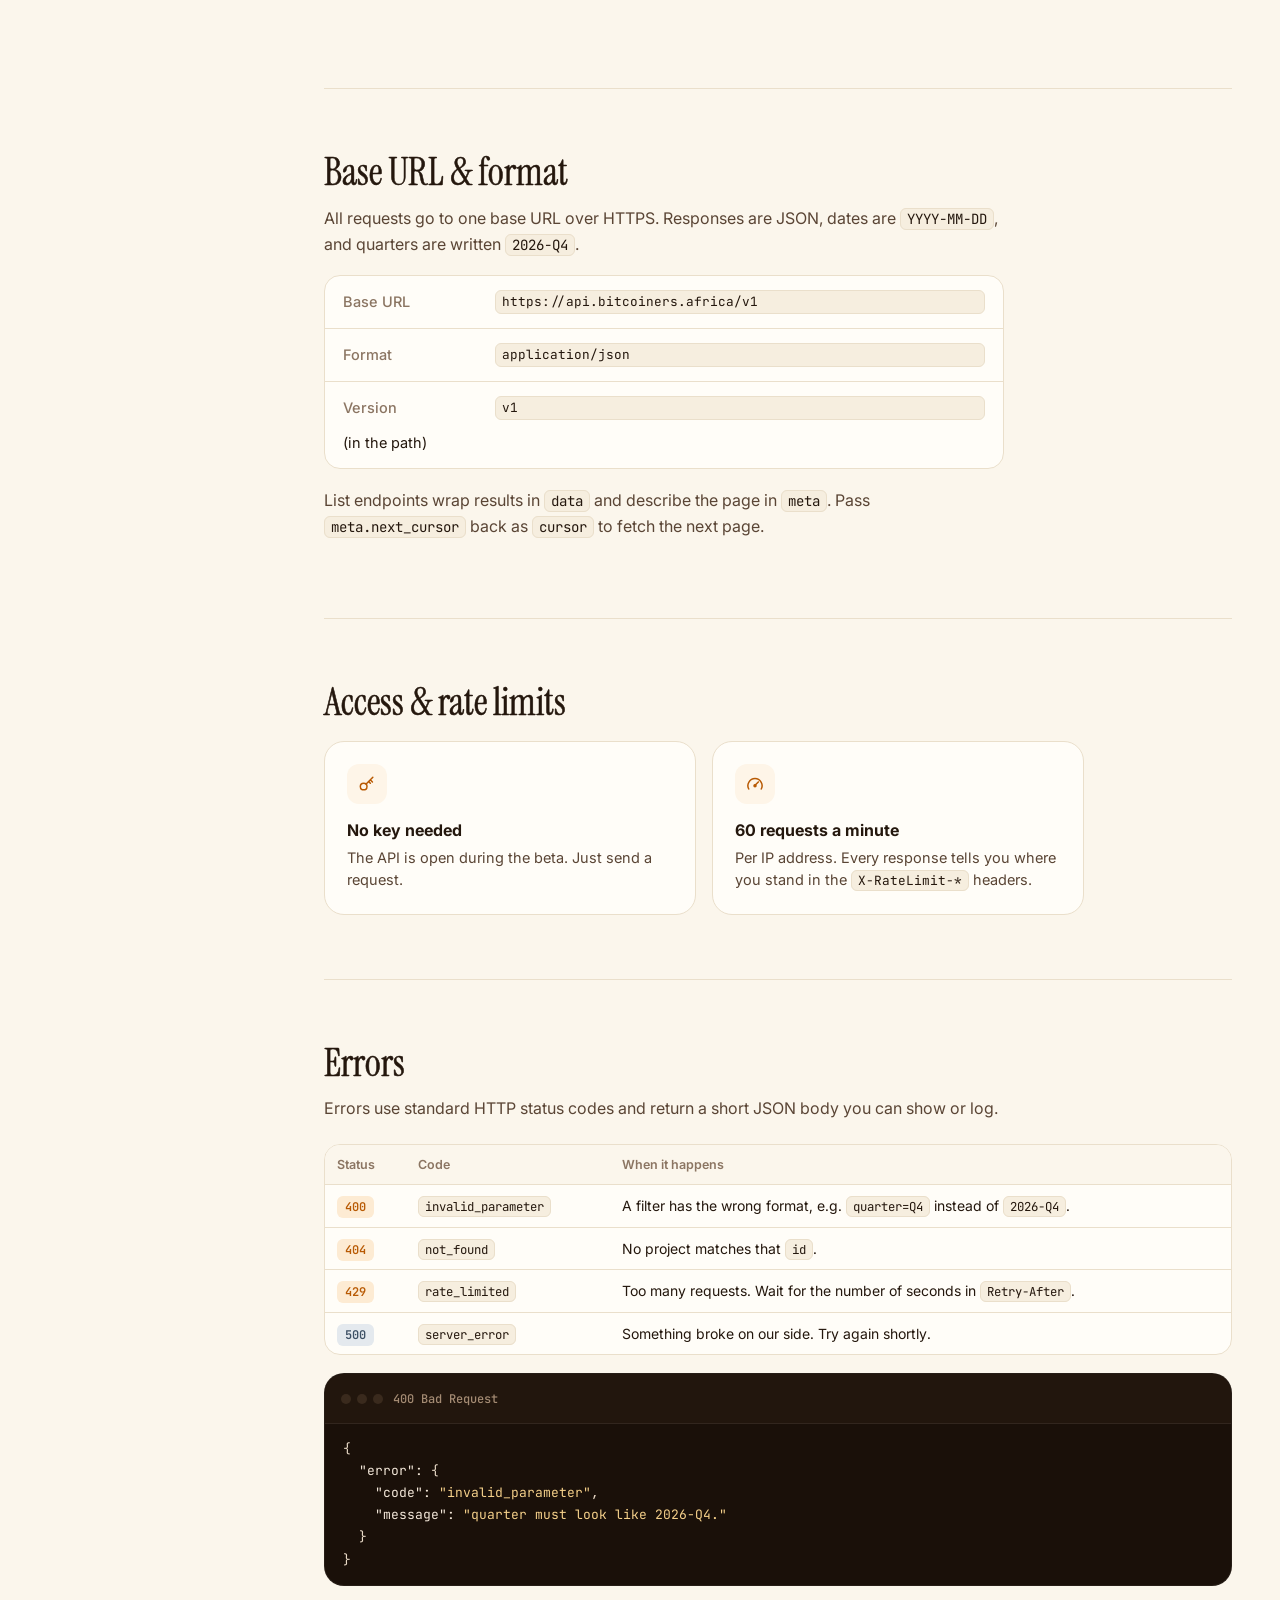
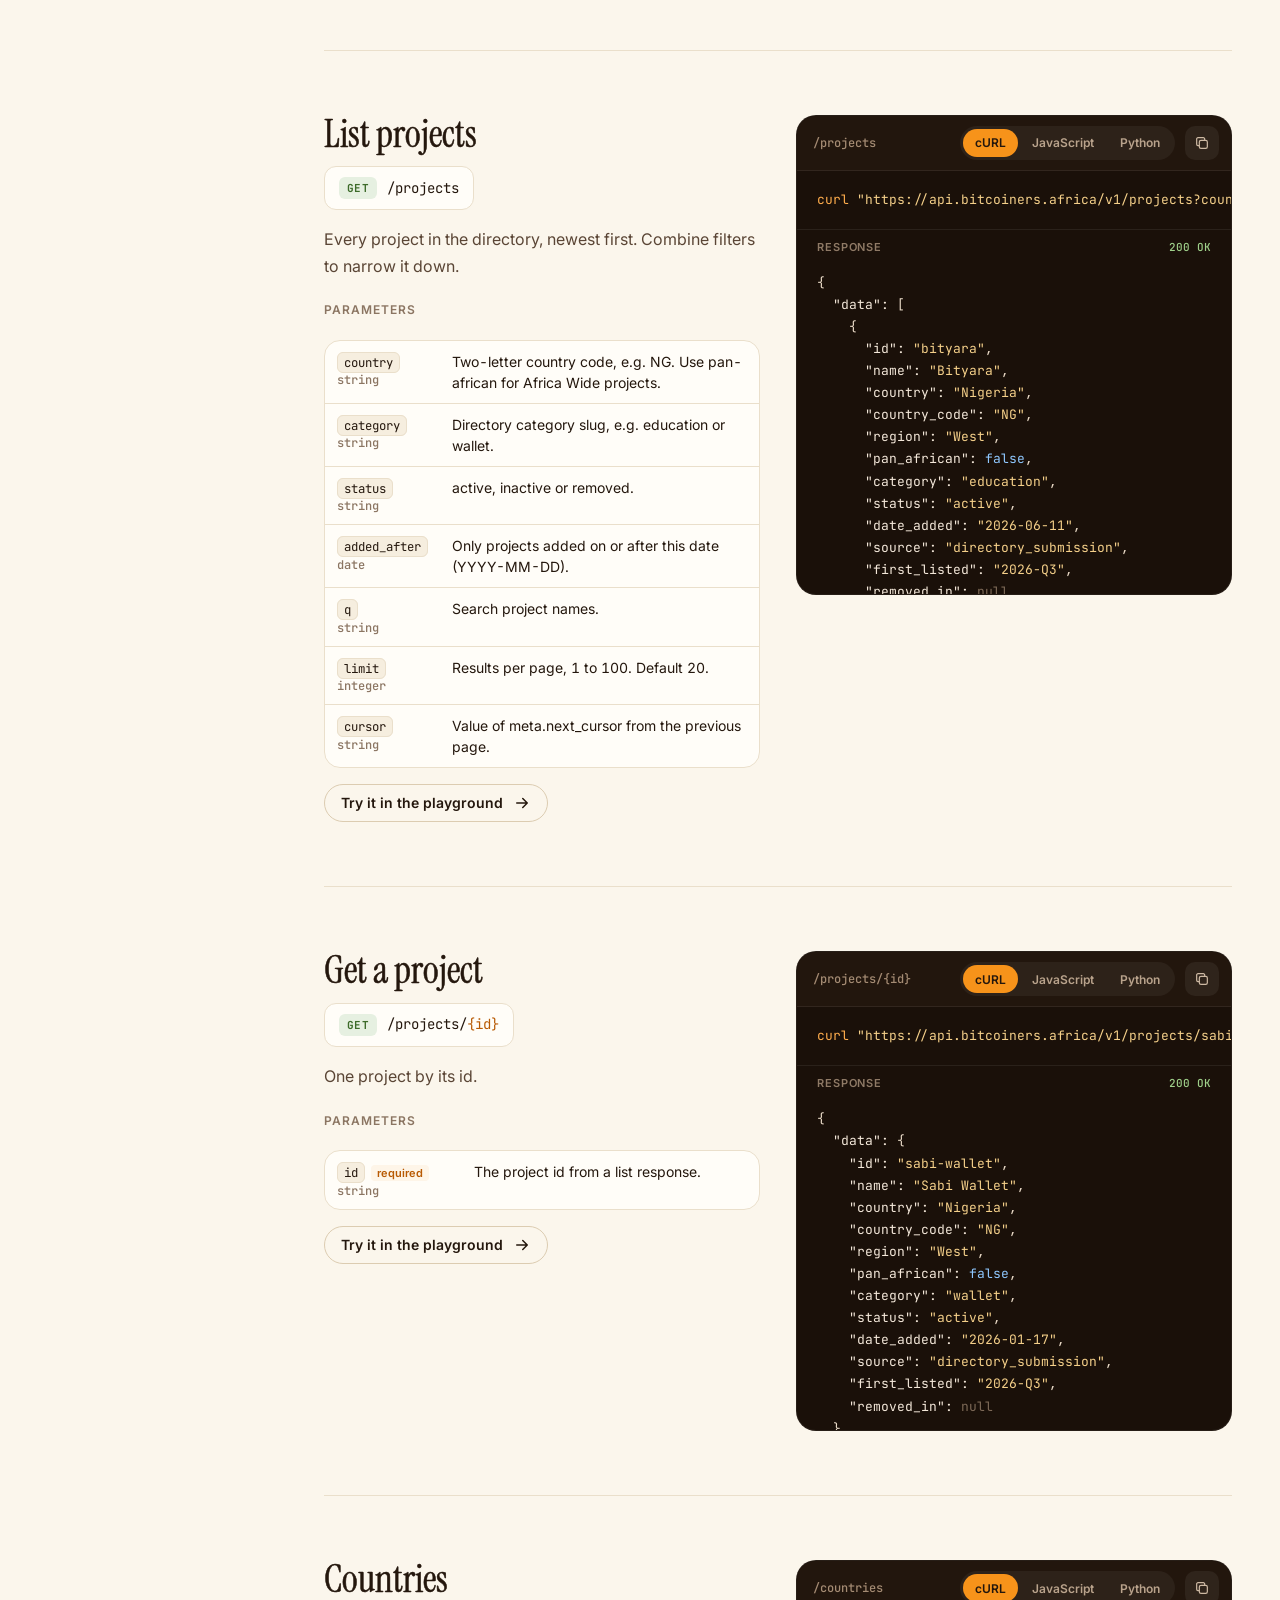
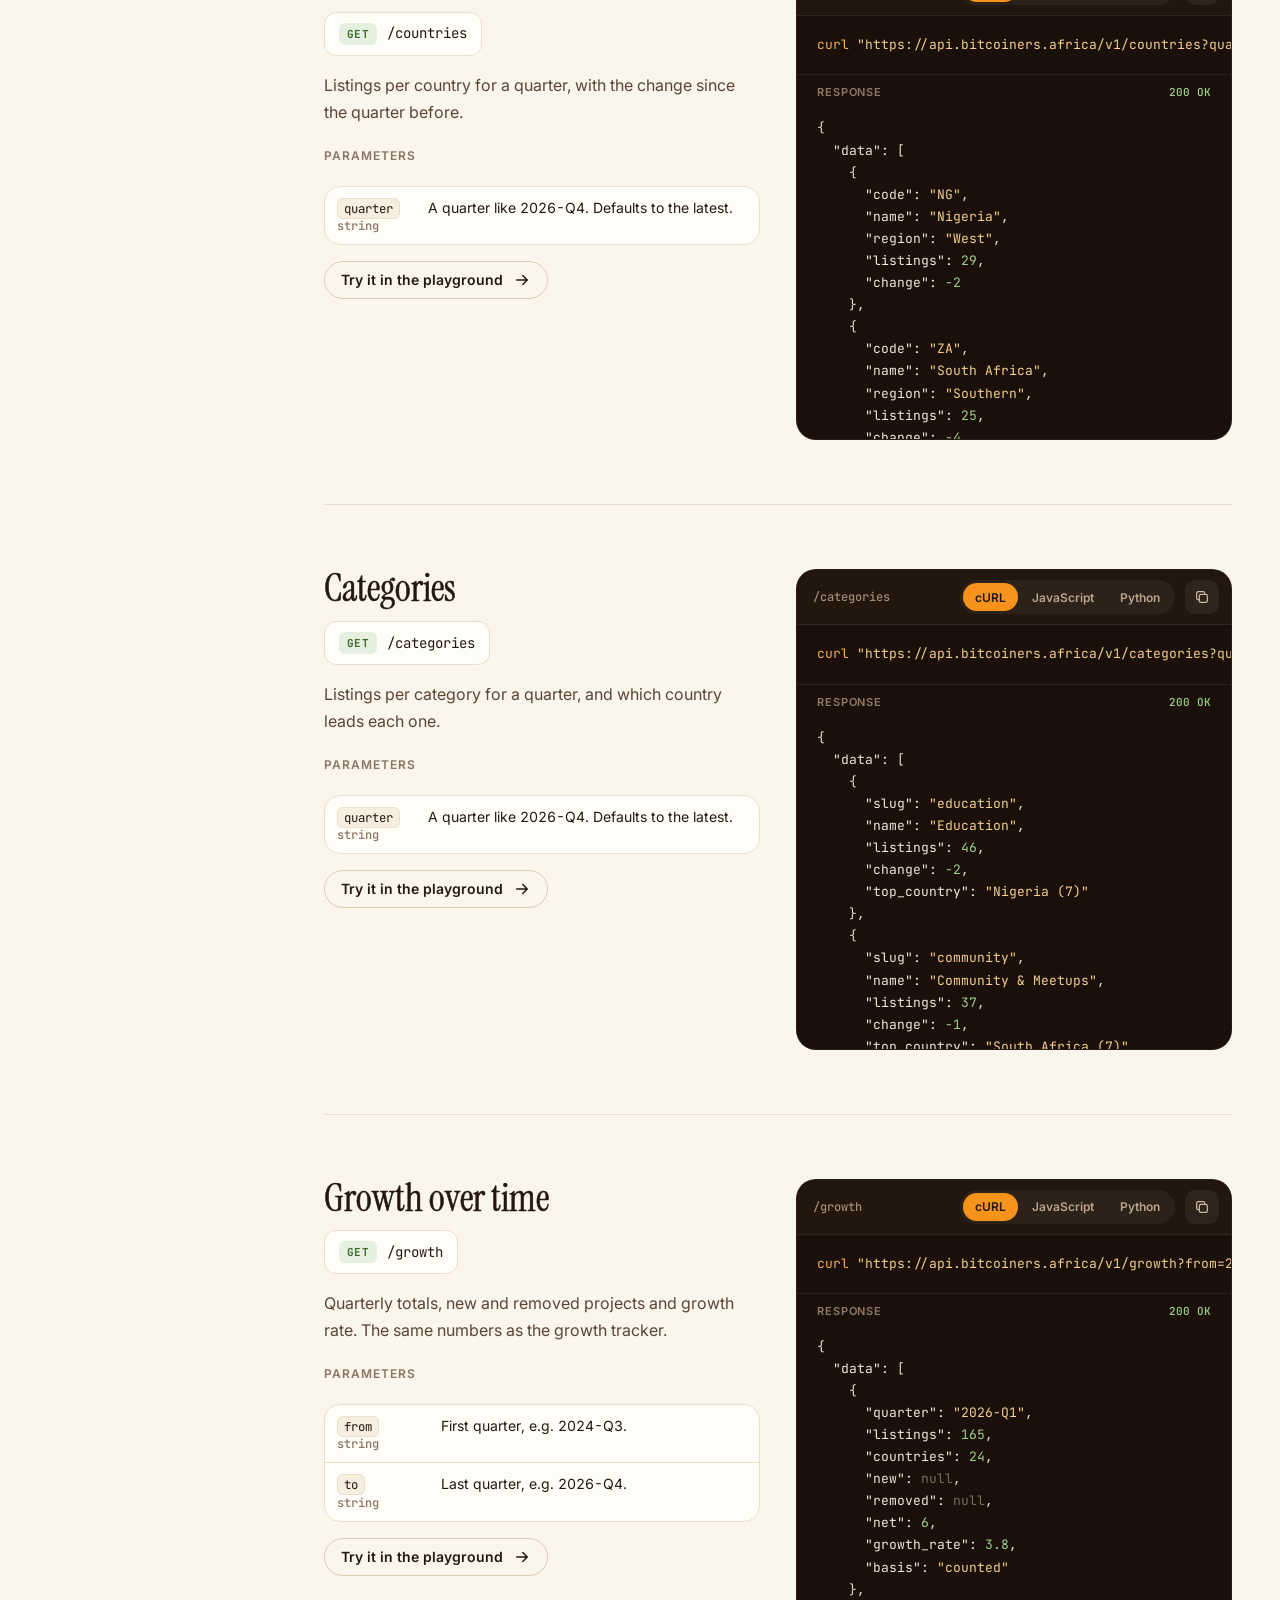
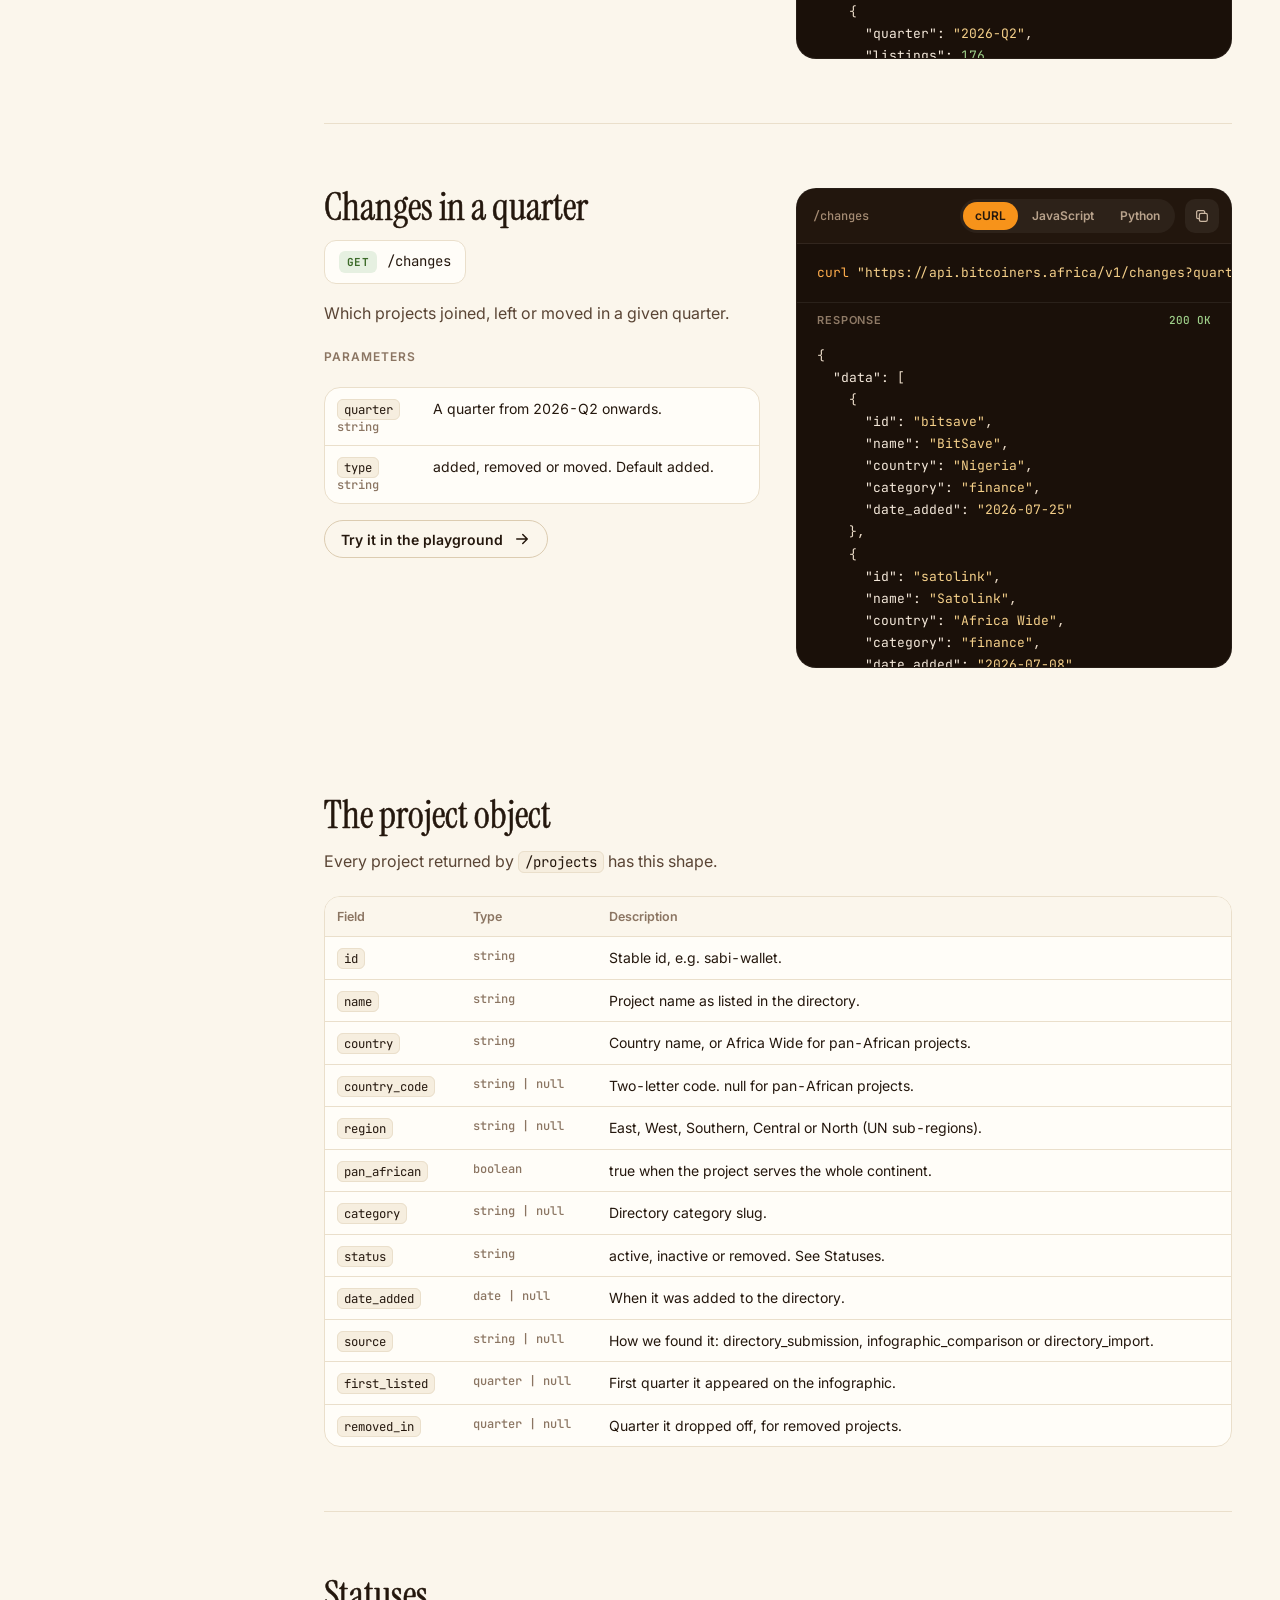
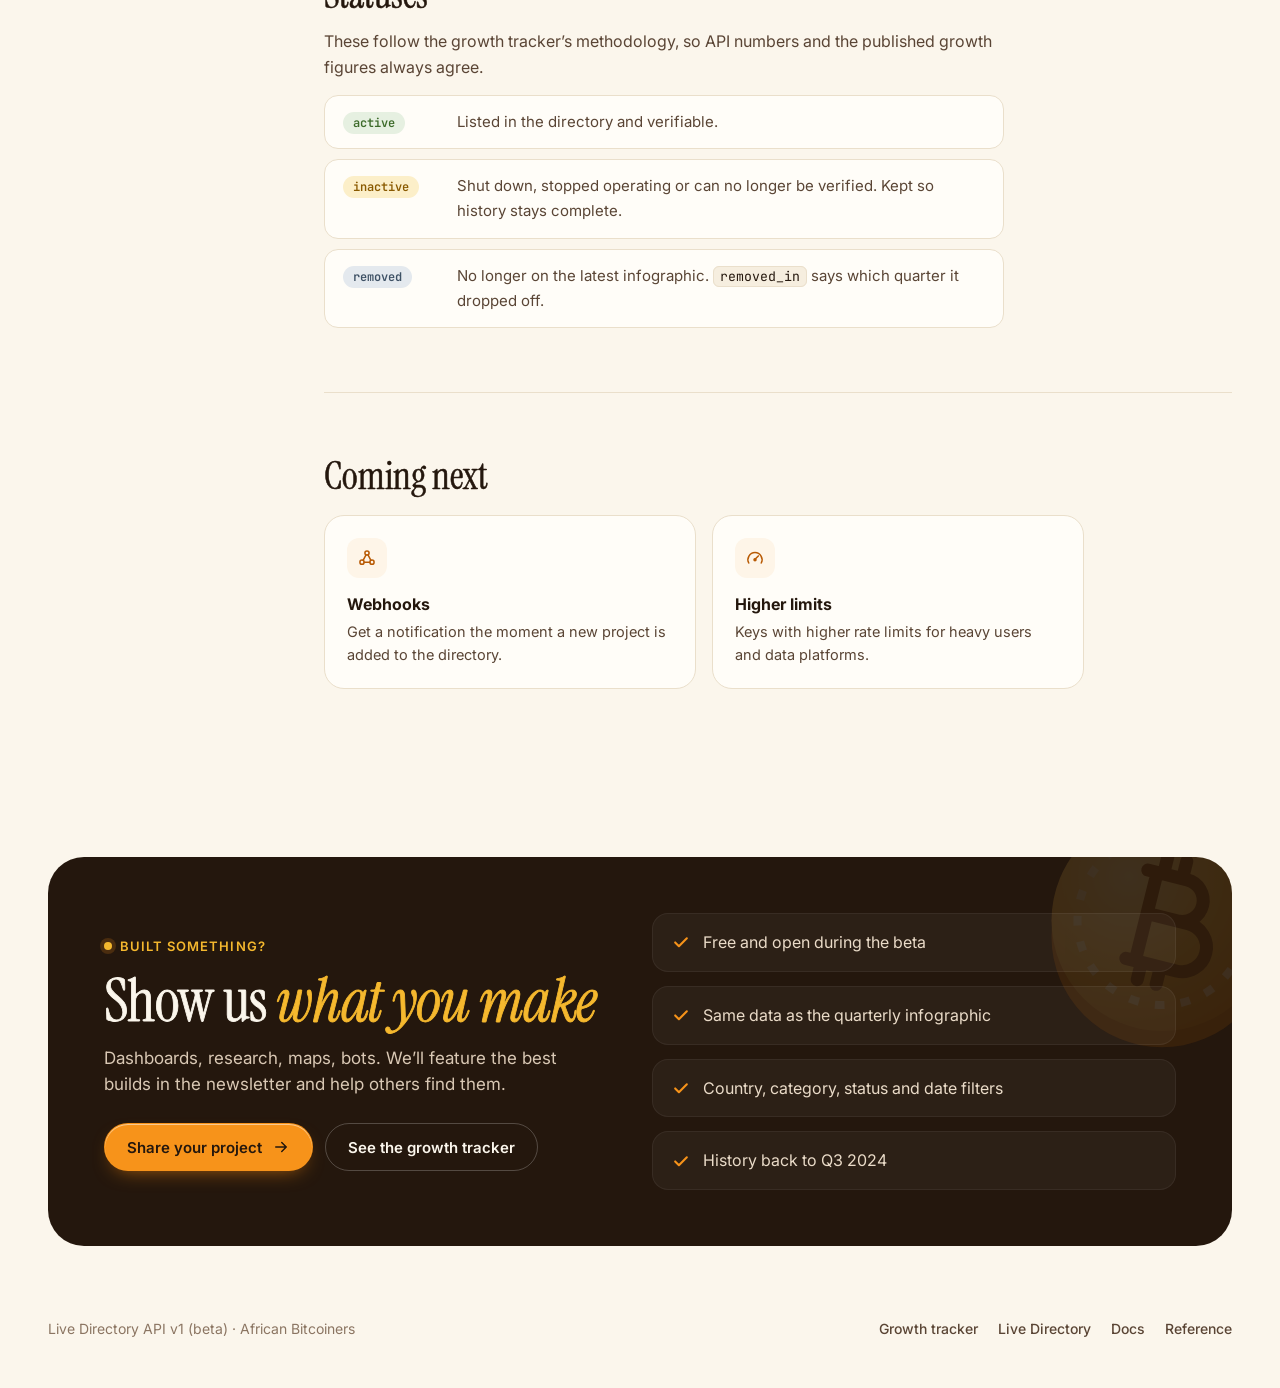
<file: api.html>
<!doctype html>
<html lang="en">
<head>
  <meta charset="utf-8">
  <meta name="viewport" content="width=device-width, initial-scale=1">
  <title>Live Directory API</title>
  <meta name="description" content="Query Africa's Bitcoin ecosystem by country, category, status and date. Free, open JSON API from African Bitcoiners.">
  <meta property="og:type" content="website">
  <meta property="og:title" content="Live Directory API · African Bitcoiners">
  <meta property="og:description" content="Query Africa's Bitcoin ecosystem by country, category, status and date. Free, open JSON API.">
  <meta name="twitter:card" content="summary">
  <meta name="theme-color" content="#FBF6EC">
  <link rel="preconnect" href="https://fonts.googleapis.com">
  <link rel="preconnect" href="https://fonts.gstatic.com" crossorigin>
  <link href="https://fonts.googleapis.com/css2?family=Instrument+Serif:ital@0;1&family=Inter:wght@400;500;600;700&family=JetBrains+Mono:wght@400;500&display=swap" rel="stylesheet">
  <link rel="icon" type="image/png" href="assets/logo-256.png">
  <link rel="stylesheet" href="styles.css">
  <link rel="stylesheet" href="api.css">
</head>
<body class="api-page">

<svg width="0" height="0" style="position:absolute" aria-hidden="true">
  <defs>
    <radialGradient id="coinGrad" cx="35%" cy="30%" r="75%">
      <stop offset="0" stop-color="#FFE29A"/><stop offset=".55" stop-color="#F7B231"/><stop offset="1" stop-color="#E0820C"/>
    </radialGradient>
    <symbol id="coin" viewBox="0 0 80 80">
      <circle cx="40" cy="43" r="34" fill="#C96A05"/>
      <circle cx="40" cy="38" r="34" fill="url(#coinGrad)"/>
      <circle cx="40" cy="38" r="26" fill="none" stroke="#FFF3D1" stroke-opacity=".7" stroke-width="2.5" stroke-dasharray="3 5"/>
      <g transform="rotate(14 40 38) translate(2 0)" fill="none" stroke="#7A3D02" stroke-width="4" stroke-linecap="round" stroke-linejoin="round">
        <path d="M30 24h12.5a6.5 6.5 0 010 13H33M33 24v28M33 37h13a7.5 7.5 0 010 15H30"/>
        <path d="M35 18.5v4M41 18.5v4M35 53.5v4M41 53.5v4"/>
      </g>
    </symbol>
    <symbol id="i-arrow" viewBox="0 0 24 24"><path d="M5 12h14M13 6l6 6-6 6" fill="none" stroke="currentColor" stroke-width="2" stroke-linecap="round" stroke-linejoin="round"/></symbol>
    <symbol id="i-check" viewBox="0 0 24 24"><path d="M5 12.5l4.5 4.5L19 7.5" fill="none" stroke="currentColor" stroke-width="2.5" stroke-linecap="round" stroke-linejoin="round"/></symbol>
    <symbol id="i-copy" viewBox="0 0 24 24"><g fill="none" stroke="currentColor" stroke-width="1.8" stroke-linejoin="round"><rect x="8" y="8" width="12" height="12" rx="2.5"/><path d="M16 8V6a2 2 0 00-2-2H6a2 2 0 00-2 2v8a2 2 0 002 2h2"/></g></symbol>
    <symbol id="i-play" viewBox="0 0 24 24"><path d="M8 5.5v13l10.5-6.5z" fill="currentColor"/></symbol>
    <symbol id="i-plus" viewBox="0 0 24 24"><path d="M12 6v12M6 12h12" fill="none" stroke="currentColor" stroke-width="2" stroke-linecap="round"/></symbol>
    <symbol id="u-map" viewBox="0 0 24 24"><g fill="none" stroke="currentColor" stroke-width="1.8" stroke-linecap="round" stroke-linejoin="round"><circle cx="12" cy="12" r="9"/><path d="M3 12h18M12 3c2.5 2.6 3.8 5.6 3.8 9s-1.3 6.4-3.8 9c-2.5-2.6-3.8-5.6-3.8-9S9.5 5.6 12 3z"/></g></symbol>
    <symbol id="u-chart" viewBox="0 0 24 24"><g fill="none" stroke="currentColor" stroke-width="1.8" stroke-linecap="round" stroke-linejoin="round"><path d="M4 20V4M4 20h16"/><path d="M7.5 15l3.5-4 3 2.5 5-6.5"/></g></symbol>
    <symbol id="u-pin" viewBox="0 0 24 24"><g fill="none" stroke="currentColor" stroke-width="1.8" stroke-linecap="round" stroke-linejoin="round"><path d="M12 21s-6.5-5.6-6.5-11a6.5 6.5 0 0113 0c0 5.4-6.5 11-6.5 11z"/><circle cx="12" cy="10" r="2.4"/></g></symbol>
    <symbol id="u-bell" viewBox="0 0 24 24"><g fill="none" stroke="currentColor" stroke-width="1.8" stroke-linecap="round" stroke-linejoin="round"><path d="M6 16V11a6 6 0 0112 0v5l1.5 2h-15z"/><path d="M10 20.5a2.2 2.2 0 004 0"/></g></symbol>
    <symbol id="u-key" viewBox="0 0 24 24"><g fill="none" stroke="currentColor" stroke-width="1.8" stroke-linecap="round" stroke-linejoin="round"><circle cx="8" cy="15" r="4"/><path d="M11 12l8-8M16 7l2.5 2.5M14 9l2 2"/></g></symbol>
    <symbol id="u-gauge" viewBox="0 0 24 24"><g fill="none" stroke="currentColor" stroke-width="1.8" stroke-linecap="round" stroke-linejoin="round"><path d="M4.5 18a8.5 8.5 0 1115 0"/><path d="M12 13.5l4-4"/><circle cx="12" cy="14" r="1.2" fill="currentColor"/></g></symbol>
    <symbol id="u-webhook" viewBox="0 0 24 24"><g fill="none" stroke="currentColor" stroke-width="1.8" stroke-linecap="round" stroke-linejoin="round"><circle cx="6" cy="17" r="2.5"/><circle cx="18" cy="17" r="2.5"/><circle cx="12" cy="6" r="2.5"/><path d="M8.5 17h7M10.8 8.2L7.3 14.8M13.2 8.2l3.5 6.6"/></g></symbol>
  </defs>
</svg>

<!-- ============ Nav ============ -->
<header class="nav">
  <div class="wrap">
    <a class="brand" href="index.html" aria-label="African Bitcoiners, Ecosystem Growth Tracker">
      <img class="brand-mark" src="assets/logo-256.png" alt="African Bitcoiners" width="50" height="50">
    </a>
    <nav class="nav-links" aria-label="Sections">
      <a href="index.html">Growth tracker</a>
      <a href="#build">Use cases</a>
      <a href="#playground">Playground</a>
      <a href="#quickstart">Docs</a>
      <a href="#reference">Reference</a>
    </nav>
    <a class="btn btn-primary btn-sm nav-cta" href="#quickstart">Get started</a>
  </div>
</header>

<main id="top">

<!-- ============ Hero ============ -->
<section class="a-hero">
  <div class="wrap a-hero-grid">
    <div class="a-hero-copy">
      <span class="eyebrow"><span class="dot"></span>Live Directory API · v1 beta</span>
      <h1>Africa’s Bitcoin ecosystem, <em>one request away.</em></h1>
      <p class="lede">Query every project in the Africa Bitcoin Live Directory by country, category, status and date. Plain JSON, free to use, built for researchers, journalists and builders.</p>
      <div class="hero-cta">
        <a class="btn btn-primary" href="#quickstart">Start building <svg class="arrow"><use href="#i-arrow"/></svg></a>
        <a class="btn btn-ghost" href="#playground">Try it live</a>
      </div>
      <dl class="a-stats">
        <div><dt>Listings</dt><dd>180</dd></div>
        <div><dt>Countries</dt><dd>25</dd></div>
        <div><dt>Categories</dt><dd>9</dd></div>
        <div><dt>History from</dt><dd>2024</dd></div>
      </dl>
    </div>

    <div class="a-hero-art">
      <div class="a-panel" aria-hidden="true">
        <div class="a-panel-dots" id="panelDots"></div>
        <svg class="coin a-coin c1"><use href="#coin"/></svg>
        <svg class="coin a-coin c2"><use href="#coin"/></svg>
      </div>
      <div class="codecard a-hero-code" id="heroCode"></div>
    </div>
  </div>
</section>

<!-- ============ Use cases ============ -->
<section class="block" id="build">
  <div class="wrap">
    <div class="sec-head reveal">
      <div>
        <span class="eyebrow"><span class="dot"></span>What you can build</span>
        <h2>One API, <em>four everyday jobs</em></h2>
        <p>Pick a job to see the request that does it.</p>
      </div>
    </div>
    <div class="uses reveal">
      <div class="use-list" id="useList" role="tablist" aria-label="Use cases"></div>
      <div class="codecard use-code" id="useCode" role="tabpanel"></div>
    </div>
  </div>
</section>

<!-- ============ Playground ============ -->
<section class="block" id="playground">
  <div class="wrap">
    <div class="sec-head reveal">
      <div>
        <span class="eyebrow"><span class="dot"></span>Playground</span>
        <h2>Try it <em>before you write a line</em></h2>
        <p>Build a request, send it and see the response. Then copy it as cURL, JavaScript or Python.</p>
      </div>
    </div>
    <div class="pg card reveal">
      <div class="pg-left">
        <div class="pg-label">Endpoint</div>
        <div class="pg-endpoints" id="pgEndpoints" role="tablist" aria-label="Endpoint"></div>
        <div class="pg-label">Parameters</div>
        <div class="pg-params" id="pgParams"></div>
        <button class="btn btn-primary pg-send" id="pgSend"><svg><use href="#i-play"/></svg>Send request</button>
        <p class="pg-note">Preview mode: responses come from the Q4 2026 baseline sample, not the live API.</p>
      </div>
      <div class="pg-right">
        <div class="pg-url">
          <span class="verb">GET</span>
          <code id="pgUrl"></code>
          <button class="iconbtn" id="pgCopyUrl" aria-label="Copy request URL" title="Copy URL"><svg><use href="#i-copy"/></svg></button>
        </div>
        <div class="codecard pg-resp">
          <div class="cc-bar">
            <span class="status" id="pgStatus">Ready</span>
            <span class="cc-spacer"></span>
            <div class="cc-tabs" id="pgLangs" role="tablist" aria-label="Copy as"></div>
          </div>
          <pre class="cc-pre" id="pgOut"><span class="c">// Press “Send request” to see the response</span></pre>
        </div>
      </div>
    </div>
  </div>
</section>

<!-- ============ Docs ============ -->
<section class="block docs-wrap" id="docs">
  <div class="wrap docs">
    <aside class="docs-nav" aria-label="Documentation">
      <div class="dn-group">Get started</div>
      <a href="#quickstart">Quickstart</a>
      <a href="#basics">Base URL &amp; format</a>
      <a href="#auth">Access &amp; rate limits</a>
      <a href="#errors">Errors</a>
      <div class="dn-group">Reference</div>
      <div id="dnEndpoints"></div>
      <div class="dn-group">Data</div>
      <a href="#model">The project object</a>
      <a href="#statuses">Statuses</a>
      <a href="#roadmap">Coming next</a>
    </aside>

    <div class="docs-body">
      <!-- Quickstart -->
      <article class="doc reveal" id="quickstart">
        <span class="eyebrow"><span class="dot"></span>Quickstart</span>
        <h2>Your first request <em>in a minute</em></h2>
        <p class="doc-lede">No sign-up and no key during the beta. Open a terminal and follow along.</p>
        <ol class="steps" id="steps"></ol>
      </article>

      <!-- Basics -->
      <article class="doc reveal" id="basics">
        <h3>Base URL &amp; format</h3>
        <p>All requests go to one base URL over HTTPS. Responses are JSON, dates are <code>YYYY-MM-DD</code>, and quarters are written <code>2026-Q4</code>.</p>
        <div class="kv">
          <div><span>Base URL</span><code id="baseUrl"></code></div>
          <div><span>Format</span><code>application/json</code></div>
          <div><span>Version</span><code>v1</code> (in the path)</div>
        </div>
        <p>List endpoints wrap results in <code>data</code> and describe the page in <code>meta</code>. Pass <code>meta.next_cursor</code> back as <code>cursor</code> to fetch the next page.</p>
      </article>

      <!-- Auth -->
      <article class="doc reveal" id="auth">
        <h3>Access &amp; rate limits</h3>
        <div class="info-grid">
          <div class="info"><span class="info-ic"><svg><use href="#u-key"/></svg></span><b>No key needed</b><p>The API is open during the beta. Just send a request.</p></div>
          <div class="info"><span class="info-ic"><svg><use href="#u-gauge"/></svg></span><b id="rateTitle"></b><p>Per IP address. Every response tells you where you stand in the <code>X-RateLimit-*</code> headers.</p></div>
        </div>
      </article>

      <!-- Errors -->
      <article class="doc reveal" id="errors">
        <h3>Errors</h3>
        <p>Errors use standard HTTP status codes and return a short JSON body you can show or log.</p>
        <div class="table-wrap"><table class="data">
          <thead><tr><th>Status</th><th>Code</th><th>When it happens</th></tr></thead>
          <tbody>
            <tr><td><span class="sc sc-4">400</span></td><td><code>invalid_parameter</code></td><td>A filter has the wrong format, e.g. <code>quarter=Q4</code> instead of <code>2026-Q4</code>.</td></tr>
            <tr><td><span class="sc sc-4">404</span></td><td><code>not_found</code></td><td>No project matches that <code>id</code>.</td></tr>
            <tr><td><span class="sc sc-4">429</span></td><td><code>rate_limited</code></td><td>Too many requests. Wait for the number of seconds in <code>Retry-After</code>.</td></tr>
            <tr><td><span class="sc sc-5">500</span></td><td><code>server_error</code></td><td>Something broke on our side. Try again shortly.</td></tr>
          </tbody>
        </table></div>
        <div class="codecard mini" id="errorCode"></div>
      </article>

      <!-- Reference -->
      <div id="reference"></div>

      <!-- Model -->
      <article class="doc reveal" id="model">
        <h3>The project object</h3>
        <p>Every project returned by <code>/projects</code> has this shape.</p>
        <div class="table-wrap"><table class="data fields" id="modelTable"></table></div>
      </article>

      <!-- Statuses -->
      <article class="doc reveal" id="statuses">
        <h3>Statuses</h3>
        <p>These follow the growth tracker’s methodology, so API numbers and the published growth figures always agree.</p>
        <div class="status-list">
          <div><span class="pill pill-active">active</span><p>Listed in the directory and verifiable.</p></div>
          <div><span class="pill pill-inactive">inactive</span><p>Shut down, stopped operating or can no longer be verified. Kept so history stays complete.</p></div>
          <div><span class="pill pill-removed">removed</span><p>No longer on the latest infographic. <code>removed_in</code> says which quarter it dropped off.</p></div>
        </div>
      </article>

      <!-- Roadmap -->
      <article class="doc reveal" id="roadmap">
        <h3>Coming next</h3>
        <div class="info-grid">
          <div class="info"><span class="info-ic"><svg><use href="#u-webhook"/></svg></span><b>Webhooks</b><p>Get a notification the moment a new project is added to the directory.</p></div>
          <div class="info"><span class="info-ic"><svg><use href="#u-gauge"/></svg></span><b>Higher limits</b><p>Keys with higher rate limits for heavy users and data platforms.</p></div>
        </div>
      </article>
    </div>
  </div>
</section>

<!-- ============ CTA ============ -->
<section class="wrap">
  <div class="api reveal a-cta">
    <svg class="api-art" aria-hidden="true"><use href="#coin"/></svg>
    <div>
      <span class="eyebrow"><span class="dot" style="background:var(--gold)"></span>Built something?</span>
      <h2>Show us <em>what you make</em></h2>
      <p>Dashboards, research, maps, bots. We’ll feature the best builds in the newsletter and help others find them.</p>
      <div class="hero-cta">
        <a class="btn btn-primary" href="#">Share your project <svg class="arrow"><use href="#i-arrow"/></svg></a>
        <a class="btn btn-ghost" href="index.html">See the growth tracker</a>
      </div>
    </div>
    <div class="a-cta-list">
      <div><svg><use href="#i-check"/></svg>Free and open during the beta</div>
      <div><svg><use href="#i-check"/></svg>Same data as the quarterly infographic</div>
      <div><svg><use href="#i-check"/></svg>Country, category, status and date filters</div>
      <div><svg><use href="#i-check"/></svg>History back to Q3 2024</div>
    </div>
  </div>
</section>
</main>

<footer>
  <div class="wrap">
    <div>Live Directory API v1 (beta) · African Bitcoiners</div>
    <div class="f-links"><a href="index.html">Growth tracker</a><a href="#">Live Directory</a><a href="#quickstart">Docs</a><a href="#reference">Reference</a></div>
  </div>
</footer>

<div class="toast" id="toast" role="status"><svg><use href="#i-check"/></svg><span></span></div>

<script src="assets/vendor/d3-7.9.0.min.js"></script>
<script src="data.js"></script>
<script src="api.js"></script>
</body>
</html>
</file>
<file: styles.css>
/* ============ Tokens ============ */
:root {
  --cream: #FBF6EC;
  --cream-2: #F6EEDF;
  --cream-3: #EFE4D0;
  --paper: #FFFDF8;
  --ink: #24170D;
  --ink-2: #5A4535;
  --muted: #8B7562;
  --line: #EADFCB;
  --line-2: #DCCCB1;

  --orange: #F7931A;
  --orange-600: #E07A0B;
  --orange-700: #B85A04;
  --orange-100: #FDEBD3;
  --orange-50: #FEF5E8;
  --gold: #F5B82E;
  --gold-100: #FCEFC9;
  --slate: #5F7387;
  --slate-100: #E4E9EE;

  /* sequential map ramp: none → most */
  --s0: #EFE6D6;
  --s1: #FDE6C6;
  --s2: #FBCB86;
  --s3: #F7A443;
  --s4: #E2770F;
  --s5: #A64905;

  --r-sm: 10px;
  --r: 18px;
  --r-lg: 28px;
  --shadow: 0 1px 0 rgba(36, 23, 13, .03), 0 10px 30px -18px rgba(120, 66, 12, .28);
  --shadow-lg: 0 2px 0 rgba(36, 23, 13, .03), 0 30px 60px -30px rgba(120, 66, 12, .35);

  --font-display: "Instrument Serif", "Iowan Old Style", Georgia, serif;
  --font: "Inter", system-ui, -apple-system, "Segoe UI", sans-serif;
  --mono: "JetBrains Mono", ui-monospace, SFMono-Regular, Menlo, monospace;

  --ease-out: cubic-bezier(.22, 1, .36, 1);
  --nav-h: 72px;
  --sub-h: 60px; /* room for the floating quarter picker */
}

* { box-sizing: border-box; }
html { scroll-behavior: smooth; scroll-padding-top: calc(var(--nav-h) + var(--sub-h) + 16px); -webkit-text-size-adjust: 100%; }
body {
  margin: 0;
  background: var(--cream);
  color: var(--ink);
  font: 400 16px/1.55 var(--font);
  -webkit-font-smoothing: antialiased;
  text-rendering: optimizeLegibility;
  overflow-x: hidden;
}
img, svg { display: block; }
button { font: inherit; color: inherit; }
a { color: inherit; }
:focus-visible { outline: 2.5px solid var(--orange-600); outline-offset: 3px; border-radius: 8px; }
.sr-only { position: absolute; width: 1px; height: 1px; overflow: hidden; clip: rect(0 0 0 0); white-space: nowrap; }

.wrap { max-width: 1240px; margin: 0 auto; padding: 0 28px; }
@media (max-width: 640px) { .wrap { padding: 0 16px; } }

.num { font-variant-numeric: tabular-nums; }

/* ============ Buttons ============ */
.btn {
  display: inline-flex; align-items: center; gap: 10px;
  height: 48px; padding: 0 22px; border-radius: 999px;
  font-weight: 600; font-size: 15px; text-decoration: none; cursor: pointer;
  border: 1.5px solid transparent;
  transition: transform .18s var(--ease-out), background-color .18s, box-shadow .18s, border-color .18s;
  white-space: nowrap;
}
.btn:active { transform: scale(.97); }
.btn-primary { background: var(--orange); color: var(--ink); box-shadow: 0 1px 0 rgba(255,255,255,.5) inset, 0 8px 20px -10px rgba(224, 122, 11, .8); }
.btn-primary:hover { background: #F9A033; }
.btn-ghost { background: transparent; border-color: var(--line-2); color: var(--ink); }
.btn-ghost:hover { background: var(--paper); border-color: var(--ink-2); }
.btn-sm { height: 38px; padding: 0 16px; font-size: 14px; }
.btn svg { width: 18px; height: 18px; transition: transform .2s var(--ease-out); }
.btn:hover svg.arrow { transform: translateX(3px); }

.chip {
  display: inline-flex; align-items: center; gap: 6px;
  height: 26px; padding: 0 10px; border-radius: 999px;
  font-size: 12.5px; font-weight: 600; letter-spacing: .01em;
  background: var(--cream-2); color: var(--ink-2); white-space: nowrap;
}
.chip-up { background: var(--orange-100); color: var(--orange-700); }
.chip-down { background: var(--slate-100); color: #3E5165; }
.chip-flat { background: var(--cream-3); color: var(--ink-2); }
.badge {
  display: inline-flex; align-items: center; gap: 5px; height: 20px; padding: 0 7px; border-radius: 6px;
  font: 600 10.5px/1 var(--font); letter-spacing: .06em; text-transform: uppercase;
}
.badge::before { content: ""; width: 6px; height: 6px; border-radius: 50%; background: currentColor; }
.badge-verified { background: #E6F0E1; color: #3D6B2A; }
.badge-counted { background: var(--orange-100); color: var(--orange-700); }
.badge-blank { background: var(--cream-3); color: var(--muted); }

/* ============ Nav ============ */
.nav {
  position: sticky; top: 0; z-index: 50; height: var(--nav-h);
  background: rgba(251, 246, 236, .82);
  backdrop-filter: saturate(1.4) blur(14px); -webkit-backdrop-filter: saturate(1.4) blur(14px);
  border-bottom: 1px solid transparent; transition: border-color .2s, background-color .2s;
}
.nav.stuck { border-bottom-color: var(--line); background: rgba(251, 246, 236, .92); }
.nav .wrap { height: 100%; display: flex; align-items: center; gap: 20px; }
.brand { display: flex; align-items: center; gap: 10px; text-decoration: none; font-weight: 700; letter-spacing: -.01em; }
.brand-mark { width: 50px; height: 50px; flex-shrink: 0; transition: transform .3s var(--ease-out); }
.brand:hover .brand-mark { transform: rotate(-8deg); }
@media (max-width: 480px) { .brand small { display: none !important; } .brand { font-size: 15px; } }
.brand small { display: block; font-weight: 500; font-size: 12px; color: var(--muted); letter-spacing: 0; margin-top: -2px; }
.nav-links { display: flex; gap: 2px; margin-left: auto; }
.nav-links a { text-decoration: none; font-size: 14.5px; font-weight: 500; color: var(--ink-2); padding: 8px 12px; border-radius: 999px; transition: background .15s, color .15s; }
.nav-links a.active { background: var(--ink); color: var(--cream); }
.nav-links a:hover { background: var(--cream-2); color: var(--ink); }
@media (max-width: 960px) { .nav-links { display: none; } .nav-cta { margin-left: auto; } }
@media (max-width: 520px) { .brand-mark { width: 44px; height: 44px; } }

/* ============ Hero ============ */
.hero { position: relative; padding: 40px 0 0; overflow: hidden; }
.hero-grid { display: grid; grid-template-columns: 1.05fr 1fr; gap: 40px; align-items: center; min-height: 600px; }
@media (max-width: 960px) { .hero-grid { grid-template-columns: 1fr; min-height: 0; } }
.eyebrow {
  display: inline-flex; align-items: center; gap: 8px;
  font-size: 13px; font-weight: 600; letter-spacing: .08em; text-transform: uppercase; color: var(--orange-700);
}
.eyebrow .dot { width: 8px; height: 8px; border-radius: 50%; background: var(--orange); box-shadow: 0 0 0 4px rgba(247, 147, 26, .18); }
.hero h1 {
  font: 400 clamp(54px, 7.4vw, 104px)/0.94 var(--font-display);
  letter-spacing: -.012em; margin: 18px 0 24px; text-wrap: balance;
}
.hero h1 .hl { position: relative; white-space: nowrap; color: var(--ink); }
@keyframes draw { to { stroke-dashoffset: 0; } }
.hero .lede { font-size: 19px; line-height: 1.55; color: var(--ink-2); max-width: 540px; margin: 0 0 30px; text-wrap: pretty; }
.hero-cta { display: flex; gap: 12px; flex-wrap: wrap; }


.hero-art { position: relative; aspect-ratio: 600 / 640; width: 100%; max-width: 600px; justify-self: end; }
@media (max-width: 960px) { .hero-art { justify-self: center; max-width: 520px; } }
.hero-art svg.dots { width: 100%; height: 100%; overflow: visible; }
.hero-art .dot-i { transform-box: fill-box; transform-origin: center; animation: pop .6s var(--ease-out) both; }
@keyframes pop { from { opacity: 0; transform: scale(.2); } to { opacity: 1; transform: scale(1); } }
.hero-art .pulse { transform-box: fill-box; transform-origin: center; animation: pulse 2.6s ease-out infinite; }
@keyframes pulse { 0% { opacity: .55; transform: scale(.4); } 80%, 100% { opacity: 0; transform: scale(2.6); } }
.hero-art .callout { opacity: 0; animation: fadeUp .7s var(--ease-out) forwards; }
@keyframes fadeUp { from { opacity: 0; transform: translateY(8px); } to { opacity: 1; transform: none; } }
.coin { position: absolute; width: 74px; height: 74px; animation: float 6s ease-in-out infinite; filter: drop-shadow(0 14px 14px rgba(150, 80, 0, .22)); }
.coin.c2 { width: 48px; height: 48px; animation-duration: 7.5s; animation-delay: -2s; }
.coin.c3 { width: 36px; height: 36px; animation-duration: 5.5s; animation-delay: -4s; }
@keyframes float { 0%, 100% { transform: translateY(0) rotate(-6deg); } 50% { transform: translateY(-14px) rotate(6deg); } }
.skeleton { position: absolute; inset: 8%; border-radius: 40%; background: radial-gradient(closest-side, var(--cream-3), transparent); animation: breathe 1.6s ease-in-out infinite; }
@keyframes breathe { 50% { opacity: .5; } }

/* Mudcloth-inspired band */
.band {
  height: 26px; margin-top: 56px;
  background-image: url("data:image/svg+xml,%3Csvg xmlns='http://www.w3.org/2000/svg' width='56' height='26' viewBox='0 0 56 26'%3E%3Cpath d='M0 13 L7 6 L14 13 L21 6 L28 13' fill='none' stroke='%23F7931A' stroke-width='2' stroke-linejoin='round' stroke-linecap='round'/%3E%3Ccircle cx='38' cy='13' r='2.4' fill='%23F5B82E'/%3E%3Ccircle cx='47' cy='13' r='2.4' fill='%23F5B82E'/%3E%3Cpath d='M0 22 H56' stroke='%23EADFCB' stroke-width='1.5'/%3E%3Cpath d='M0 3 H56' stroke='%23EADFCB' stroke-width='1.5'/%3E%3C/svg%3E");
  background-repeat: repeat-x; opacity: .9;
}

/* ============ Segmented control ============ */
.seg { position: relative; display: inline-flex; padding: 4px; background: var(--cream-2); border-radius: 999px; border: 1px solid var(--line); }
.seg button { position: relative; z-index: 1; border: 0; background: none; padding: 0 16px; height: 34px; border-radius: 999px; font-size: 14px; font-weight: 600; color: var(--ink-2); cursor: pointer; transition: color .2s; white-space: nowrap; }
.seg button[aria-pressed="true"], .seg button[aria-selected="true"] { color: var(--ink); }
.seg .thumb { position: absolute; top: 4px; bottom: 4px; left: 0; border-radius: 999px; background: var(--paper); box-shadow: 0 1px 2px rgba(36,23,13,.08), 0 4px 10px -4px rgba(120,66,12,.25); transition: transform .35s var(--ease-out), width .35s var(--ease-out); }
.seg.small button { height: 30px; padding: 0 12px; font-size: 13px; }
@media (max-width: 560px) { .seg button { padding: 0 11px; font-size: 13px; } }

/* ============ Sections ============ */
section.block { padding: 88px 0 0; }
.sec-head { display: flex; align-items: flex-end; justify-content: space-between; gap: 24px; margin-bottom: 32px; flex-wrap: wrap; }
.sec-head h2 { font: 400 clamp(40px, 5vw, 62px)/1 var(--font-display); letter-spacing: -.01em; margin: 12px 0 10px; max-width: 760px; text-wrap: balance; }
.sec-head p { margin: 0; color: var(--ink-2); font-size: 17px; max-width: 640px; text-wrap: pretty; }

.card { background: var(--paper); border: 1px solid var(--line); border-radius: var(--r-lg); box-shadow: var(--shadow); }

/* ============ KPI tiles ============ */
.kpis { display: grid; grid-template-columns: repeat(5, 1fr); gap: 0; padding: 8px; }
@media (max-width: 1000px) { .kpis { grid-template-columns: repeat(3, 1fr); } }
@media (max-width: 600px) { .kpis { grid-template-columns: repeat(2, 1fr); } }
.kpi {
  text-align: left; border: 0; background: transparent; padding: 18px 20px 18px; border-radius: 20px; cursor: pointer;
  position: relative; transition: background .2s;
}
.kpi:hover { background: var(--cream); }
.kpi[aria-selected="true"] { background: var(--cream-2); }
.kpi[aria-selected="true"]::after { content: ""; position: absolute; left: 20px; right: 20px; bottom: 8px; height: 3px; border-radius: 3px; background: var(--orange); }
.kpi .k-label { font-size: 13.5px; color: var(--muted); font-weight: 500; display: flex; align-items: center; gap: 6px; }
.kpi .k-val { font: 400 52px/1 var(--font-display); letter-spacing: -.01em; margin: 8px 0 10px; }
.kpi .k-val.na { color: var(--line-2); }
.kpi .k-sub { min-height: 26px; }
.kpi.static { cursor: default; }
.kpi.static:hover { background: transparent; }

.chart-card { margin-top: 16px; padding: 28px 28px 20px; }
.chart-top { display: flex; justify-content: space-between; align-items: flex-start; gap: 16px; flex-wrap: wrap; margin-bottom: 8px; }
.chart-top h3 { margin: 0; font: 400 28px/1.15 var(--font-display); }
.chart-top p { margin: 4px 0 0; color: var(--muted); font-size: 14px; max-width: 620px; }
.legend { display: flex; gap: 16px; flex-wrap: wrap; font-size: 13px; color: var(--ink-2); align-items: center; }
.legend i { display: inline-block; width: 10px; height: 10px; border-radius: 3px; margin-right: 6px; vertical-align: -1px; }
.legend i.line { width: 16px; height: 3px; border-radius: 2px; vertical-align: 3px; }
.legend i.dotted { width: 16px; height: 0; border-top: 2.5px dotted var(--line-2); border-radius: 0; vertical-align: 3px; background: none !important; }
.chart { position: relative; width: 100%; }
.chart svg { width: 100%; overflow: visible; }
.chart .grid line { stroke: var(--line); stroke-width: 1; }
.chart .axis text { fill: var(--muted); font-size: 12px; font-family: var(--font); font-variant-numeric: tabular-nums; }
.chart .x text { fill: var(--muted); font-size: 12px; }
.chart .x text.sel { fill: var(--ink); font-weight: 700; }
.chart .hover-band { fill: var(--ink); opacity: 0; transition: opacity .15s; }
.chart .sel-band { fill: var(--orange); opacity: .08; }
.chart-foot { display: flex; justify-content: space-between; align-items: center; gap: 12px; margin-top: 12px; padding-top: 14px; border-top: 1px solid var(--line); flex-wrap: wrap; }
.chart-foot .note { font-size: 13px; color: var(--muted); display: flex; gap: 10px; align-items: center; flex-wrap: wrap; }
.linkbtn { border: 0; background: none; font-weight: 600; font-size: 13.5px; color: var(--ink-2); cursor: pointer; padding: 6px 10px; border-radius: 8px; display: inline-flex; gap: 6px; align-items: center; }
.linkbtn:hover { background: var(--cream-2); color: var(--ink); }
.linkbtn svg { width: 16px; height: 16px; }

.tip {
  position: absolute; z-index: 30; pointer-events: none; min-width: 180px; max-width: 280px;
  background: var(--ink); color: var(--cream); border-radius: 14px; padding: 12px 14px; font-size: 13px; line-height: 1.45;
  box-shadow: 0 18px 40px -16px rgba(36, 23, 13, .6);
  opacity: 0; transform: translateY(4px); transition: opacity .14s, transform .14s;
}
.tip.on { opacity: 1; transform: none; }
.tip .t-q { font-size: 12px; color: #CDB9A3; font-weight: 500; display: flex; justify-content: space-between; gap: 10px; align-items: center; }
.tip .t-v { font: 400 28px/1.1 var(--font-display); margin: 4px 0; }
.tip .t-row { display: flex; justify-content: space-between; gap: 16px; }
.tip .t-row span:first-child { color: #CDB9A3; }
.tip .t-note { margin-top: 6px; color: #E6D7C4; font-size: 12px; border-top: 1px solid rgba(255,255,255,.12); padding-top: 6px; }
.tip .badge-verified { background: rgba(140, 200, 110, .18); color: #B7DFA2; }
.tip .badge-counted { background: rgba(247, 147, 26, .2); color: #FFC57E; }
.tip .badge-blank { background: rgba(255, 255, 255, .1); color: #CDB9A3; }

table.data { width: 100%; border-collapse: collapse; font-size: 14px; }
table.data th { text-align: left; font-weight: 600; color: var(--muted); font-size: 12.5px; padding: 10px 12px; border-bottom: 1px solid var(--line); }
table.data td { padding: 10px 12px; border-bottom: 1px solid var(--line); font-variant-numeric: tabular-nums; }
table.data td.r, table.data th.r { text-align: right; }
.table-wrap { overflow-x: auto; margin-top: 12px; }
[hidden] { display: none !important; }

/* Story strip */
.story { display: grid; grid-template-columns: repeat(3, 1fr); gap: 16px; margin-top: 16px; }
@media (max-width: 860px) { .story { grid-template-columns: 1fr; } }
.story .card { padding: 22px 24px; border-radius: var(--r); }
.story .s-k { font-size: 13px; font-weight: 600; color: var(--muted); text-transform: uppercase; letter-spacing: .06em; }
.story .s-v { font: 400 38px/1.05 var(--font-display); margin: 8px 0 6px; }
.story p { margin: 0; color: var(--ink-2); font-size: 14.5px; }

/* ============ Map section ============ */
.geo { display: grid; grid-template-columns: 1.25fr 1fr; gap: 16px; align-items: start; }
.geo .map-card { position: sticky; top: calc(var(--nav-h) + var(--sub-h) + 16px); }
@media (max-width: 960px) { .geo .map-card { position: relative; top: 0; } }
@media (max-width: 960px) { .geo { grid-template-columns: 1fr; } }
.map-card { padding: 22px; position: relative; overflow: hidden; }
.map-top { display: flex; justify-content: space-between; align-items: center; gap: 12px; flex-wrap: wrap; }
.map-top h3 { margin: 0; font: 400 26px/1.15 var(--font-display); }
.map-wrap { position: relative; margin-top: 8px; }
.map-wrap svg { width: 100%; height: auto; }
.map-wrap path.c { stroke: var(--paper); stroke-width: .8; transition: fill .4s var(--ease-out), opacity .2s; }
.map-wrap path.c.on { cursor: pointer; }
.map-wrap path.c.on:hover { stroke: var(--ink); stroke-width: 1.4; }
.map-wrap path.c.sel { stroke: var(--ink); stroke-width: 2; }
.map-wrap .mu { cursor: pointer; transition: fill .4s; }
.map-legend { display: flex; align-items: center; gap: 10px; font-size: 12.5px; color: var(--muted); margin-top: 6px; flex-wrap: wrap; }
.map-legend .ramp { display: flex; gap: 2px; }
.map-legend .ramp span { width: 36px; height: 10px; border-radius: 3px; }
.map-legend .ramp-labels { display: flex; gap: 2px; }
.map-legend .ramp-labels span { width: 36px; text-align: center; font-size: 11px; font-variant-numeric: tabular-nums; }
.map-foot { display: flex; justify-content: space-between; align-items: flex-end; gap: 16px; flex-wrap: wrap; margin-top: 6px; }
.aw-card { width: 230px; padding: 12px 16px; border-radius: 16px; background: var(--cream); border: 1.5px dashed var(--line-2); }
@media (max-width: 560px) { .aw-card { width: 100%; } }
.aw-card .k { font-size: 12px; color: var(--muted); font-weight: 600; text-transform: uppercase; letter-spacing: .06em; }
.aw-card .v { font: 400 34px/1 var(--font-display); margin: 4px 0; }
.aw-card p { margin: 0; font-size: 12.5px; color: var(--ink-2); }
.map-fallback { padding: 80px 20px; text-align: center; color: var(--muted); font-size: 14px; }

/* Profile */
.profile { padding: 26px; display: flex; flex-direction: column; gap: 18px; }
.p-head { display: flex; gap: 14px; align-items: center; }
.p-flag { width: 52px; height: 52px; border-radius: 16px; background: var(--orange-50); display: grid; place-items: center; font: 400 22px/1 var(--font-display); color: var(--orange-700); border: 1px solid var(--orange-100); flex-shrink: 0; }
.p-head h3 { margin: 0; font: 400 38px/1 var(--font-display); }
.p-head .p-sub { color: var(--muted); font-size: 14px; margin-top: 2px; }
.p-stats { display: grid; grid-template-columns: repeat(3, 1fr); gap: 10px; }
.p-stat { background: var(--cream); border-radius: 14px; padding: 12px 14px; }
.p-stat .k { font-size: 12px; color: var(--muted); font-weight: 500; }
.p-stat .v { font: 400 32px/1.1 var(--font-display); margin-top: 2px; }
.p-spot { position: relative; padding: 16px 18px 16px 46px; background: linear-gradient(135deg, var(--orange-50), var(--gold-100)); border-radius: 16px; font-size: 15px; line-height: 1.5; color: var(--ink); }
.p-spot svg { position: absolute; left: 14px; top: 16px; width: 20px; height: 20px; color: var(--orange-600); }
.p-trend { display: flex; align-items: flex-end; gap: 14px; }
.p-trend .bars { display: flex; gap: 8px; align-items: flex-end; height: 74px; flex: 1; }
.p-trend .bar { flex: 1; display: flex; flex-direction: column; align-items: center; gap: 6px; height: 100%; justify-content: flex-end; }
.p-trend .bar span.b { width: 100%; max-width: 44px; border-radius: 6px 6px 3px 3px; background: var(--s2); transition: height .5s var(--ease-out), background .3s; min-height: 3px; }
.p-trend .bar.cur span.b { background: var(--orange); }
.p-trend .bar small { font-size: 11.5px; color: var(--muted); font-variant-numeric: tabular-nums; }
.p-trend .bar b { font-size: 12.5px; font-variant-numeric: tabular-nums; }
.p-sec h4 { margin: 0 0 8px; font-size: 12.5px; color: var(--muted); font-weight: 600; text-transform: uppercase; letter-spacing: .06em; }
.p-chips { display: flex; gap: 6px; flex-wrap: wrap; }
.p-list { list-style: none; margin: 0; padding: 0; display: grid; gap: 6px; }
.p-list li { display: flex; justify-content: space-between; gap: 12px; font-size: 14px; padding: 8px 12px; background: var(--cream); border-radius: 10px; }
.p-list li span:last-child { color: var(--muted); font-size: 13px; white-space: nowrap; }
.p-empty { font-size: 14px; color: var(--muted); }
.fade-swap { animation: swap .45s var(--ease-out); }
@keyframes swap { from { opacity: 0; transform: translateY(6px); } to { opacity: 1; transform: none; } }

/* Leaderboard */
.board { margin-top: 16px; padding: 22px 22px 14px; }
.board-top { display: flex; justify-content: space-between; align-items: center; gap: 12px; flex-wrap: wrap; margin-bottom: 10px; }
.board-top h3 { margin: 0; font: 400 26px/1.15 var(--font-display); }
.rows { display: grid; grid-template-columns: 1fr 1fr; column-gap: 28px; }
@media (max-width: 760px) { .rows { grid-template-columns: 1fr; } }
.row {
  display: grid; grid-template-columns: 26px minmax(96px, 140px) 1fr 40px 64px; gap: 10px; align-items: center;
  padding: 9px 8px; border: 0; background: none; text-align: left; border-radius: 10px; cursor: pointer; width: 100%;
  border-bottom: 1px solid var(--line); transition: background .15s;
}
.row:hover { background: var(--cream); }
.row.sel { background: var(--orange-50); }
.row .rk { font-size: 12.5px; color: var(--muted); font-variant-numeric: tabular-nums; }
.row .nm { font-weight: 600; font-size: 14.5px; white-space: nowrap; overflow: hidden; text-overflow: ellipsis; }
.row .track, .row .fill { display: block; }
.row .track { height: 8px; background: var(--cream-2); border-radius: 4px; overflow: hidden; }
.row .fill { height: 100%; background: var(--orange); border-radius: 4px; transition: width .6s var(--ease-out); }
.row .vv { font-weight: 700; font-variant-numeric: tabular-nums; text-align: right; font-size: 14.5px; }
.row .dd { justify-self: end; }
.row .dd .chip { height: 22px; font-size: 11.5px; padding: 0 8px; }
.row.aw .nm { color: var(--ink-2); }
.row.aw .fill { background: repeating-linear-gradient(135deg, var(--gold) 0 4px, #F8CB66 4px 8px); }

/* Regions */
.regions { margin-top: 16px; padding: 24px; display: grid; grid-template-columns: 280px 1fr; gap: 28px; align-items: center; }
@media (max-width: 860px) { .regions { grid-template-columns: 1fr; } }
.regions h3 { margin: 0 0 8px; font: 400 30px/1.1 var(--font-display); }
.regions p { margin: 0; color: var(--ink-2); font-size: 14.5px; }
.reg-rows { display: grid; gap: 10px; }
.reg { display: grid; grid-template-columns: 130px 1fr 44px 70px; gap: 12px; align-items: center; font-size: 14px; }
@media (max-width: 480px) { .reg { grid-template-columns: 100px 1fr 36px 64px; gap: 8px; } }
.reg .nm { font-weight: 600; }
.reg .track { height: 22px; background: var(--cream-2); border-radius: 6px; position: relative; overflow: hidden; }
.reg .fill { position: absolute; left: 0; top: 0; bottom: 0; background: var(--orange); border-radius: 6px; transition: width .6s var(--ease-out); }
.reg .ghost { position: absolute; top: 0; bottom: 0; border-right: 2px solid var(--ink); opacity: .35; transition: left .6s var(--ease-out); }
.reg .vv { font-weight: 700; text-align: right; font-variant-numeric: tabular-nums; }

/* ============ Categories ============ */
.cats { display: grid; grid-template-columns: 420px 1fr; gap: 16px; align-items: start; }
@media (max-width: 1000px) { .cats { grid-template-columns: 1fr; } }
.waffle-card { padding: 26px; position: sticky; top: calc(var(--nav-h) + var(--sub-h) + 16px); }
@media (max-width: 1000px) { .waffle-card { position: static; } }
.waffle-card .w-k { font-size: 13px; font-weight: 600; color: var(--muted); text-transform: uppercase; letter-spacing: .06em; }
.waffle-card .w-v { font: 400 60px/1 var(--font-display); margin: 8px 0 2px; }
.waffle-card .w-s { color: var(--ink-2); font-size: 15px; margin: 0 0 18px; min-height: 46px; }
.waffle { display: grid; grid-template-columns: repeat(20, 1fr); gap: 5px; }
.waffle i { aspect-ratio: 1; border-radius: 50%; background: var(--cream-3); transition: background .35s var(--ease-out), transform .35s var(--ease-out); }
.waffle i.on { background: var(--orange); transform: scale(1.08); }
.waffle-card .w-foot { margin-top: 16px; font-size: 12.5px; color: var(--muted); }

.cat-list { padding: 8px; }
.cat {
  display: grid; grid-template-columns: 48px 1fr 120px 70px 76px; gap: 16px; align-items: center;
  padding: 14px 16px; border-radius: 18px; border: 0; background: none; width: 100%; text-align: left; cursor: pointer; transition: background .15s;
}
.cat + .cat { margin-top: 2px; }
.cat:hover, .cat.on { background: var(--cream); }
.cat.on { box-shadow: inset 0 0 0 1.5px var(--orange-100); }
.cat .ic { width: 48px; height: 48px; border-radius: 14px; background: var(--orange-50); color: var(--orange-700); display: grid; place-items: center; transition: background .2s, color .2s; }
.cat.on .ic { background: var(--orange); color: var(--ink); }
.cat .ic svg { width: 24px; height: 24px; }
.cat .nm { font-weight: 600; font-size: 15.5px; }
.cat .tp { font-size: 13px; color: var(--muted); margin-top: 1px; }
.cat .spark svg { width: 120px; height: 36px; overflow: visible; }
.cat .vv { font: 400 34px/1 var(--font-display); text-align: right; }
.cat .dd { justify-self: end; }
@media (max-width: 640px) {
  .cat { grid-template-columns: 44px 1fr 56px; gap: 12px; padding: 12px; }
  .cat .spark { display: none; }
  .cat .dd { grid-column: 2; justify-self: start; }
  .cat .vv { grid-row: 1; grid-column: 3; }
}

/* ============ Insights ============ */
.f-tag { font-size: 12px; font-weight: 600; letter-spacing: .08em; text-transform: uppercase; color: var(--orange-700); }

/* Featured story */
.feature {
  display: grid; grid-template-columns: 1.15fr 1fr; gap: 40px; align-items: center;
  padding: 56px 56px 48px; border-radius: 32px; background: var(--paper); border: 1px solid var(--line); box-shadow: var(--shadow);
  position: relative; overflow: hidden;
}
.feature::before { content: ""; position: absolute; right: -120px; top: -120px; width: 520px; height: 520px; border-radius: 50%; background: radial-gradient(closest-side, rgba(247,147,26,.10), transparent); pointer-events: none; }
@media (max-width: 900px) { .feature { grid-template-columns: 1fr; padding: 32px 24px; gap: 24px; } }
.feature-v { font: 400 clamp(72px, 9vw, 128px)/.9 var(--font-display); letter-spacing: -.015em; margin: 18px 0 18px; -webkit-text-stroke: .012em currentColor; }
.feature-v em { font-style: italic; color: var(--orange-700); font-size: .55em; vertical-align: .2em; padding: 0 .08em; }
.feature-p { font: 400 clamp(22px, 2.2vw, 28px)/1.25 var(--font-display); color: var(--ink-2); margin: 0 0 28px; max-width: 470px; -webkit-text-stroke: .25px currentColor; text-wrap: pretty; }
.feature-bars { display: grid; gap: 10px; max-width: 440px; margin-bottom: 28px; }
.fb { display: grid; grid-template-columns: 120px 1fr 32px; gap: 12px; align-items: center; font-size: 13.5px; }
.fb-n { color: var(--ink-2); font-weight: 500; }
.fb-t { height: 10px; border-radius: 5px; background: var(--cream-2); overflow: hidden; display: block; }
.fb-f { display: block; height: 100%; border-radius: 5px; transform-origin: left; transition: transform 1s var(--ease-out) .3s; }
.feature:not(.in) .fb-f { transform: scaleX(0); }
.fb-f.east { background: var(--orange); } .fb-f.west { background: #F8C766; } .fb-f.south { background: var(--line-2); }
.fb-v { font-weight: 700; text-align: right; font-variant-numeric: tabular-nums; }
.feature-art { justify-self: center; width: 100%; max-width: 380px; aspect-ratio: 360 / 384; position: relative; }
.feature-art svg { width: 100%; height: 100%; }
@media (max-width: 900px) { .feature-art { max-width: 280px; } }

.share-pill { display: inline-flex; align-items: center; gap: 8px; height: 38px; padding: 0 16px; border-radius: 999px; border: 1px solid var(--line-2); background: transparent; font-size: 13.5px; font-weight: 600; cursor: pointer; transition: background .15s, border-color .15s; }
.share-pill:hover { background: var(--cream-2); border-color: var(--ink-2); }
.share-pill svg { width: 15px; height: 15px; }

/* Three themed columns, editorial list */
.themes { display: grid; grid-template-columns: repeat(3, 1fr); margin-top: 56px; }
@media (max-width: 900px) { .themes { grid-template-columns: 1fr; gap: 40px; } }
.theme { padding: 0 36px; border-left: 1px solid var(--line); }
.theme:first-child { padding-left: 0; border-left: 0; }
.theme:last-child { padding-right: 0; }
@media (max-width: 900px) { .theme { padding: 0; border-left: 0; } }
.theme-h { display: flex; align-items: center; gap: 10px; margin-bottom: 6px; }
.theme-ic { width: 34px; height: 34px; border-radius: 10px; background: var(--orange-50); color: var(--orange-700); display: grid; place-items: center; }
.theme-ic svg { width: 18px; height: 18px; }
.theme-i { font-size: 12px; font-weight: 600; color: var(--muted); font-variant-numeric: tabular-nums; }
.theme-h h3 { margin: 0; font: italic 400 26px/1.1 var(--font-display); color: var(--ink); }
.theme ul { list-style: none; margin: 0; padding: 0; }
.fi { position: relative; padding: 22px 44px 22px 0; border-top: 1px solid var(--line); }
.theme ul .fi:first-child { border-top: 0; }
.fi-v { font: 400 52px/1 var(--font-display); letter-spacing: -.01em; color: var(--ink); -webkit-text-stroke: .012em currentColor; transition: color .2s; }
.fi p { margin: 8px 0 0; font-size: 15px; line-height: 1.5; color: var(--ink-2); max-width: 320px; text-wrap: pretty; }
.fi:hover .fi-v, .fi:focus-within .fi-v { color: var(--orange-700); }
.fi-share { position: absolute; right: 0; top: 26px; width: 34px; height: 34px; border-radius: 50%; border: 1px solid var(--line-2); background: var(--paper); display: grid; place-items: center; cursor: pointer; color: var(--ink-2); opacity: 0; transform: translateY(4px); transition: opacity .2s, transform .2s var(--ease-out), background .15s; }
.fi-share svg { width: 15px; height: 15px; }
.fi:hover .fi-share, .fi-share:focus-visible { opacity: 1; transform: none; }
.fi-share:hover { background: var(--orange); border-color: var(--orange); color: var(--ink); }
@media (hover: none) { .fi-share { opacity: .7; transform: none; } }

/* ============ Changes log ============ */
.log { padding: 22px; }
.log-top { display: flex; gap: 12px; align-items: center; flex-wrap: wrap; margin-bottom: 14px; }
.search { position: relative; margin-left: auto; }
.search input { height: 40px; width: 290px; border-radius: 999px; border: 1px solid var(--line-2); background: var(--cream); padding: 0 14px 0 38px; font: inherit; font-size: 14px; color: var(--ink); transition: border-color .15s, background .15s; }
.search input:focus { outline: none; border-color: var(--orange); background: var(--paper); box-shadow: 0 0 0 4px rgba(247,147,26,.15); }
.search svg { position: absolute; left: 13px; top: 11px; width: 18px; height: 18px; color: var(--muted); }
@media (max-width: 640px) { .search { margin-left: 0; width: 100%; } .search input { width: 100%; } }
.log-group { margin-top: 8px; }
.log-group h4 { margin: 14px 4px 8px; font-size: 12.5px; text-transform: uppercase; letter-spacing: .06em; color: var(--muted); font-weight: 600; display: flex; gap: 8px; align-items: center; }
.log-items { display: grid; grid-template-columns: repeat(2, 1fr); gap: 8px; }
@media (max-width: 760px) { .log-items { grid-template-columns: 1fr; } }
.li { display: grid; grid-template-columns: 40px 1fr auto; gap: 12px; align-items: center; padding: 12px 14px; border-radius: 14px; background: var(--cream); }
.li .av { width: 40px; height: 40px; border-radius: 12px; display: grid; place-items: center; font: 700 15px/1 var(--font-display); background: var(--orange-100); color: var(--orange-700); }
.li.out .av { background: var(--slate-100); color: #3E5165; }
.li .nm { font-weight: 600; font-size: 14.5px; }
.li .meta { font-size: 13px; color: var(--muted); }
.li .tag { font-size: 12px; font-weight: 600; color: var(--ink-2); background: var(--paper); border: 1px solid var(--line); padding: 3px 8px; border-radius: 999px; white-space: nowrap; }
.empty { padding: 30px; text-align: center; color: var(--muted); font-size: 14px; }

/* ============ Method ============ */
.method { display: grid; grid-template-columns: 1fr 1fr; gap: 16px; }
@media (max-width: 860px) { .method { grid-template-columns: 1fr; } }
details.acc { background: var(--paper); border: 1px solid var(--line); border-radius: var(--r); padding: 0 22px; transition: background .2s; }
details.acc + details.acc { margin-top: 10px; }
details.acc summary { list-style: none; cursor: pointer; padding: 18px 0; font-weight: 600; font-size: 16px; display: flex; justify-content: space-between; align-items: center; gap: 12px; }
details.acc summary::-webkit-details-marker { display: none; }
details.acc summary .pm { width: 28px; height: 28px; border-radius: 50%; background: var(--cream-2); display: grid; place-items: center; flex-shrink: 0; transition: transform .3s var(--ease-out), background .2s; }
details.acc[open] summary .pm { transform: rotate(45deg); background: var(--orange-100); }
details.acc .acc-body { padding: 0 0 20px; color: var(--ink-2); font-size: 15px; }
details.acc .acc-body p { margin: 0 0 10px; }
.formula { font-family: var(--mono); font-size: 13.5px; background: var(--cream); border-radius: 10px; padding: 12px 14px; color: var(--ink); margin: 8px 0 12px; line-height: 1.6; }
.basis-list { display: grid; gap: 10px; margin-top: 4px; }
.basis-list div { display: flex; gap: 12px; align-items: baseline; }

/* ============ API band ============ */
.api { margin-top: 100px; background: var(--ink); color: var(--cream); border-radius: 36px; padding: 56px; display: grid; grid-template-columns: 1fr 1.05fr; gap: 48px; align-items: center; position: relative; overflow: hidden; }
@media (max-width: 960px) { .api { grid-template-columns: 1fr; padding: 36px 24px; border-radius: 28px; } }
.api .eyebrow { color: var(--gold); }
.api h2 { font: 400 clamp(40px, 5vw, 60px)/1 var(--font-display); letter-spacing: -.01em; margin: 14px 0 14px; }
.api p { color: #D9C8B4; font-size: 17px; margin: 0 0 26px; max-width: 480px; }
.api .btn-ghost { color: var(--cream); border-color: rgba(255,255,255,.22); }
.api .btn-ghost:hover { background: rgba(255,255,255,.06); border-color: rgba(255,255,255,.5); }
.code { background: #160D06; border: 1px solid rgba(255,255,255,.08); border-radius: 20px; overflow: hidden; font-family: var(--mono); font-size: 13px; line-height: 1.7; position: relative; z-index: 1; }
.code .bar { display: flex; gap: 6px; padding: 12px 16px; border-bottom: 1px solid rgba(255,255,255,.06); align-items: center; }
.code .bar i { width: 10px; height: 10px; border-radius: 50%; background: #3A2A1D; }
.code .bar span { margin-left: 10px; color: #8F7A66; font-size: 12px; }
.code pre { margin: 0; padding: 18px 20px; overflow-x: auto; color: #E9DCC9; }
.code .k { color: var(--orange); } .code .s { color: #F5D08A; } .code .c { color: #7D6957; } .code .n { color: #9FD08A; }
.api-art { position: absolute; right: -60px; top: -60px; width: 260px; height: 260px; opacity: .12; }

/* ============ Footer ============ */
footer { padding: 72px 0 48px; color: var(--muted); font-size: 14px; }
footer .wrap { display: flex; justify-content: space-between; gap: 24px; flex-wrap: wrap; align-items: center; }
footer a { color: var(--ink-2); text-decoration: none; font-weight: 500; }
footer a:hover { color: var(--ink); }
footer .f-links { display: flex; gap: 20px; flex-wrap: wrap; }

/* Toast */
.toast { position: fixed; left: 50%; bottom: 28px; transform: translate(-50%, 20px); background: var(--ink); color: var(--cream); padding: 12px 18px; border-radius: 999px; font-size: 14px; font-weight: 500; opacity: 0; transition: opacity .2s, transform .3s var(--ease-out); z-index: 100; pointer-events: none; display: flex; gap: 8px; align-items: center; }
.toast.on { opacity: 1; transform: translate(-50%, 0); }
.toast svg { width: 16px; height: 16px; color: var(--orange); }

/* Reveal */
.reveal { opacity: 0; transform: translateY(18px); transition: opacity .7s var(--ease-out), transform .7s var(--ease-out); }
.reveal.in { opacity: 1; transform: none; }

@media (prefers-reduced-motion: reduce) {
  *, *::before, *::after { animation-duration: .001ms !important; animation-iteration-count: 1 !important; transition-duration: .001ms !important; }
  html { scroll-behavior: auto; }
  .reveal { opacity: 1; transform: none; }
  .hero-art .pulse { display: none; }
  .hero-art .callout { animation: none; opacity: 1; }
}

/* Hero callouts are too small to read on phones; keep the pulses */
@media (max-width: 560px) { .hero-art .callout { display: none; } }

/* ============ Instrument Serif: italics + a touch of weight ============ */
em { font-style: italic; }
.hero h1 em, .sec-head h2 em, .api h2 em { font-style: italic; color: var(--orange-700); }
.api h2 em { color: var(--gold); }
.hero h1 .hl em { color: var(--ink); }
/* The face ships in one weight; a hairline stroke in the text colour thickens it slightly */
.hero h1, .sec-head h2, .api h2, .kpi .k-val, .chart-top h3, .tip .t-v, .story .s-v,
.map-top h3, .aw-card .v, .p-flag, .p-head h3, .p-stat .v, .board-top h3, .regions h3,
.waffle-card .w-v, .cat .vv {
  -webkit-text-stroke: .014em currentColor;
  paint-order: stroke fill;
}
.hero h1 { margin-bottom: 36px; }
/* Floating quarter picker: centred under the header, appears after the hero */
.qdock {
  position: fixed; z-index: 45; left: 50%; top: calc(var(--nav-h) + 10px);
  display: flex; align-items: center; gap: 12px; padding: 6px 6px 6px 18px;
  background: rgba(255, 253, 248, .94); backdrop-filter: blur(14px); -webkit-backdrop-filter: blur(14px);
  border: 1px solid var(--line); border-radius: 999px;
  box-shadow: 0 1px 0 rgba(36, 23, 13, .03), 0 14px 34px -16px rgba(120, 66, 12, .45);
  opacity: 0; transform: translate(-50%, -10px) scale(.98); pointer-events: none;
  transition: opacity .25s var(--ease-out), transform .35s var(--ease-out);
}
.qdock.on { opacity: 1; transform: translate(-50%, 0); pointer-events: auto; }
.qdock .qlabel { font-size: 13px; color: var(--muted); font-weight: 500; white-space: nowrap; }
.qdock .qlabel b { color: var(--ink); font-weight: 600; }
.qdock .seg { background: var(--cream-2); }
.qdock .seg button { padding: 0 15px; }
.qdock .seg .thumb { background: var(--orange); box-shadow: 0 4px 12px -4px rgba(224, 122, 11, .7); }
.qdock .seg button[aria-pressed="true"] { color: var(--ink); }
@media (max-width: 420px) { .qdock .qlabel { display: none; } .qdock { padding-left: 6px; } }
</file>
<file: api.css>
/* ============ Live Directory API page ============ */
/* Builds on styles.css tokens; only page-specific pieces live here. */

:root { --sub-h: 0px; --code-bg: #1A1009; --code-bar: #22160D; --code-line: rgba(255, 255, 255, .07); }
code { font-family: var(--mono); font-size: .88em; background: var(--cream-2); border: 1px solid var(--line); padding: 1px 6px; border-radius: 6px; color: var(--ink); }

/* ---------- Hero ---------- */
.a-hero { padding: 48px 0 24px; overflow: hidden; }
.a-hero-grid { display: grid; grid-template-columns: 1.05fr 1fr; gap: 48px; align-items: center; min-height: 600px; }
@media (max-width: 1000px) { .a-hero-grid { grid-template-columns: 1fr; gap: 36px; min-height: 0; } }
.a-hero h1 { font: 400 clamp(48px, 5.4vw, 78px)/.98 var(--font-display); letter-spacing: -.012em; margin: 18px 0 22px; -webkit-text-stroke: .014em currentColor; text-wrap: balance; }
.a-hero h1 em { font-style: italic; color: var(--orange-700); }
.a-hero .lede { font-size: 19px; line-height: 1.55; color: var(--ink-2); max-width: 520px; margin: 0 0 30px; text-wrap: pretty; }
.a-stats { display: flex; gap: 0; margin: 40px 0 0; padding: 0; }
.a-stats div { padding: 0 24px; border-left: 1px solid var(--line); }
.a-stats div:first-child { padding-left: 0; border-left: 0; }
.a-stats dt { white-space: nowrap; font-size: 12.5px; color: var(--muted); font-weight: 500; }
.a-stats dd { margin: 4px 0 0; font: 400 32px/1 var(--font-display); -webkit-text-stroke: .014em currentColor; }
@media (max-width: 520px) { .a-stats { flex-wrap: wrap; row-gap: 16px; } .a-stats div { padding: 0 14px; } .a-stats dd { font-size: 26px; } }

.a-hero-art { position: relative; padding: 36px 0 36px 36px; }
@media (max-width: 1000px) { .a-hero-art { padding: 24px 0 24px 20px; } }
.a-panel { position: absolute; inset: 0 0 0 0; border-radius: 32px; background: linear-gradient(140deg, #FCE3BC 0%, #F8B860 55%, #F29A2E 100%); overflow: hidden; }
.a-panel::after { content: ""; position: absolute; inset: 0; background: radial-gradient(120% 80% at 0% 0%, rgba(255,255,255,.55), transparent 55%); }
.a-panel-dots { position: absolute; right: -30px; bottom: -40px; width: 78%; opacity: .55; mix-blend-mode: multiply; }
.a-panel-dots svg { width: 100%; height: auto; }
.a-coin { position: absolute; z-index: 2; }
.a-coin.c1 { width: 70px; height: 70px; right: 22px; top: -18px; }
.a-coin.c2 { width: 44px; height: 44px; left: 10px; bottom: 26px; animation-delay: -3s; }
.a-hero-code { position: relative; z-index: 1; box-shadow: 0 40px 80px -40px rgba(80, 40, 5, .7); }

/* ---------- Code card (shared) ---------- */
.codecard { background: var(--code-bg); border-radius: 20px; overflow: hidden; color: #EADBC8; border: 1px solid rgba(255,255,255,.06); }
.cc-bar { display: flex; align-items: center; gap: 10px; padding: 10px 12px 10px 16px; background: var(--code-bar); border-bottom: 1px solid var(--code-line); min-height: 50px; }
.cc-dots { display: flex; gap: 6px; } .cc-dots i { width: 10px; height: 10px; border-radius: 50%; background: #3A2A1D; }
.cc-title { font: 500 12px var(--mono); color: #A48B73; flex: 1; min-width: 0; overflow: hidden; text-overflow: ellipsis; white-space: nowrap; }
.cc-spacer { flex: 1; }
.cc-title + .cc-spacer { display: none; }
.ep-code .cc-dots, .step .cc-dots { display: none; }
.cc-tabs { display: inline-flex; gap: 2px; padding: 3px; background: rgba(255,255,255,.05); border-radius: 999px; }
.cc-tabs button { border: 0; background: none; color: #B9A38C; font: 600 12px var(--font); height: 28px; padding: 0 12px; border-radius: 999px; cursor: pointer; transition: background .15s, color .15s; }
.cc-tabs button:hover { color: #F4E8DA; }
.cc-tabs button[aria-selected="true"] { background: var(--orange); color: var(--ink); }
.cc-copy { border: 0; background: rgba(255,255,255,.06); color: #CDB9A3; width: 34px; height: 34px; border-radius: 10px; display: grid; place-items: center; cursor: pointer; transition: background .15s, color .15s; }
.cc-copy:hover { background: rgba(255,255,255,.12); color: #fff; }
.cc-copy svg { width: 16px; height: 16px; }
.cc-pre { margin: 0; padding: 18px 20px; font: 400 13px/1.7 var(--mono); overflow: auto; white-space: pre; tab-size: 2; }
.cc-pre.req { border-bottom: 1px solid var(--code-line); color: #F4E8DA; }
.cc-pre.res { max-height: 340px; }
.cc-label { display: flex; justify-content: space-between; align-items: center; padding: 10px 20px 0; font: 600 11px var(--font); letter-spacing: .08em; text-transform: uppercase; color: #8F7A66; }
.cc-label .ok { color: #9FD08A; letter-spacing: 0; text-transform: none; font-family: var(--mono); font-weight: 500; }
.codecard .k { color: #FFAD4D; } .codecard .s { color: #F5D08A; } .codecard .n { color: #9FD08A; } .codecard .c { color: #7D6957; } .codecard .p { color: #E7C9FF; } .codecard .b { color: #8FC8FF; }
.codecard .key { color: #F4E8DA; }
.codecard.mini { margin-top: 18px; }
.codecard.mini .cc-pre { padding: 14px 18px; }

/* ---------- Use cases ---------- */
.uses { display: grid; grid-template-columns: 1fr 1.2fr; gap: 24px; align-items: start; }
@media (max-width: 960px) { .uses { grid-template-columns: 1fr; } }
.use-list { display: grid; gap: 8px; }
.use { display: grid; grid-template-columns: 48px 1fr; gap: 16px; align-items: start; text-align: left; padding: 20px; border-radius: 20px; border: 1px solid transparent; background: transparent; cursor: pointer; transition: background .2s, border-color .2s, box-shadow .2s; position: relative; }
.use:hover { background: var(--paper); }
.use[aria-selected="true"] { background: var(--paper); border-color: var(--line); box-shadow: var(--shadow); }
.use[aria-selected="true"]::before { content: ""; position: absolute; left: -1px; top: 22px; bottom: 22px; width: 3px; border-radius: 3px; background: var(--orange); }
.use .u-ic { width: 48px; height: 48px; border-radius: 14px; background: var(--orange-50); color: var(--orange-700); display: grid; place-items: center; transition: background .2s, color .2s; }
.use[aria-selected="true"] .u-ic { background: var(--orange); color: var(--ink); }
.use .u-ic svg { width: 24px; height: 24px; }
.use h3 { margin: 2px 0 4px; font: 400 26px/1.1 var(--font-display); -webkit-text-stroke: .014em currentColor; }
.use p { margin: 0; color: var(--ink-2); font-size: 15px; line-height: 1.5; }
.use .u-who { display: block; margin-top: 8px; font-size: 12.5px; color: var(--muted); }
.use-code { position: sticky; top: calc(var(--nav-h) + 20px); }
@media (max-width: 960px) { .use-code { position: static; } }

/* ---------- Playground ---------- */
.pg { display: grid; grid-template-columns: 340px 1fr; padding: 0; overflow: hidden; }
@media (max-width: 960px) { .pg { grid-template-columns: 1fr; } }
.pg-left { padding: 28px; border-right: 1px solid var(--line); display: flex; flex-direction: column; gap: 10px; }
@media (max-width: 960px) { .pg-left { border-right: 0; border-bottom: 1px solid var(--line); } }
.pg-label { font-size: 12px; font-weight: 600; text-transform: uppercase; letter-spacing: .08em; color: var(--muted); margin-top: 8px; }
.pg-endpoints { display: grid; gap: 4px; }
.pg-ep { display: flex; align-items: center; gap: 10px; text-align: left; border: 1px solid transparent; background: none; padding: 10px 12px; border-radius: 12px; cursor: pointer; font: 500 14px var(--font); color: var(--ink-2); transition: background .15s, border-color .15s; }
.pg-ep:hover { background: var(--cream); }
.pg-ep[aria-selected="true"] { background: var(--orange-50); border-color: var(--orange-100); color: var(--ink); }
.pg-ep code { background: none; border: 0; padding: 0; font-size: 12.5px; color: var(--muted); margin-left: auto; }
.pg-params { display: grid; gap: 12px; }
.field { display: grid; gap: 6px; }
.field label { font-size: 13px; font-weight: 600; display: flex; justify-content: space-between; }
.field label span { font-weight: 400; color: var(--muted); font-family: var(--mono); font-size: 12px; }
.field select, .field input { height: 42px; border-radius: 12px; border: 1px solid var(--line-2); background: var(--cream); padding: 0 12px; font: 400 14px var(--font); color: var(--ink); width: 100%; transition: border-color .15s, box-shadow .15s, background .15s; }
.field select:focus, .field input:focus { outline: none; border-color: var(--orange); background: var(--paper); box-shadow: 0 0 0 4px rgba(247,147,26,.15); }
.pg-send { margin-top: 10px; justify-content: center; }
.pg-send svg { width: 14px; height: 14px; }
.pg-note { margin: 4px 0 0; font-size: 12.5px; color: var(--muted); line-height: 1.5; }
.pg-right { padding: 28px; background: var(--cream); display: flex; flex-direction: column; gap: 14px; min-width: 0; }
.pg-url { display: flex; align-items: center; gap: 10px; background: var(--paper); border: 1px solid var(--line); border-radius: 14px; padding: 8px 8px 8px 12px; min-width: 0; }
.pg-url code { background: none; border: 0; padding: 0; flex: 1; overflow-x: auto; white-space: nowrap; font-size: 13px; color: var(--ink); }
.pg-url code .q { color: var(--orange-700); }
.verb { flex: none; font: 700 11px var(--mono); letter-spacing: .04em; background: #E6F0E1; color: #3D6B2A; padding: 4px 8px; border-radius: 6px; }
.iconbtn { border: 1px solid var(--line); background: var(--cream); width: 34px; height: 34px; border-radius: 10px; display: grid; place-items: center; cursor: pointer; color: var(--ink-2); flex-shrink: 0; transition: background .15s; }
.iconbtn:hover { background: var(--cream-2); color: var(--ink); }
.iconbtn svg { width: 16px; height: 16px; }
.pg-resp { flex: 1; display: flex; flex-direction: column; min-height: 420px; }
.pg-resp .cc-pre { flex: 1; max-height: 520px; }
.status { font: 500 12px var(--mono); color: #A48B73; display: inline-flex; align-items: center; gap: 8px; }
.status.ok::before { content: ""; width: 8px; height: 8px; border-radius: 50%; background: #7BC46A; box-shadow: 0 0 0 4px rgba(123,196,106,.18); }
.status.ok { color: #B7DFA2; }
.pg-resp.loading .cc-pre { opacity: .45; transition: opacity .2s; }

/* ---------- Docs layout ---------- */
.docs-wrap { padding-top: 110px; }
.docs { display: grid; grid-template-columns: 220px minmax(0, 1fr); gap: 56px; align-items: start; }
@media (max-width: 960px) { .docs { grid-template-columns: 1fr; gap: 0; } }
.docs-nav { position: sticky; top: calc(var(--nav-h) + 24px); display: flex; flex-direction: column; gap: 2px; max-height: calc(100vh - var(--nav-h) - 48px); overflow: auto; padding-bottom: 20px; }
@media (max-width: 960px) { .docs-nav { display: none; } }
.dn-group { font-size: 12px; font-weight: 600; text-transform: uppercase; letter-spacing: .08em; color: var(--muted); margin: 18px 0 6px 10px; }
.dn-group:first-child { margin-top: 0; }
.docs-nav a { display: flex; align-items: center; gap: 8px; text-decoration: none; font-size: 14px; color: var(--ink-2); padding: 7px 10px; border-radius: 10px; transition: background .15s, color .15s; }
.docs-nav a:hover { background: var(--cream-2); color: var(--ink); }
.docs-nav a.active { background: var(--paper); color: var(--ink); font-weight: 600; box-shadow: inset 2px 0 0 var(--orange); }
.docs-nav a .m { font: 700 9.5px var(--mono); color: #3D6B2A; background: #E6F0E1; padding: 2px 5px; border-radius: 4px; }

.doc { padding: 0 0 64px; margin-bottom: 64px; border-bottom: 1px solid var(--line); }
.doc:last-child { border-bottom: 0; }
.doc h2 { font: 400 clamp(40px, 4.6vw, 58px)/1 var(--font-display); letter-spacing: -.01em; margin: 12px 0 10px; -webkit-text-stroke: .014em currentColor; }
.doc h2 em, .doc h3 em { font-style: italic; color: var(--orange-700); }
.doc h3 { font: 400 38px/1.05 var(--font-display); margin: 0 0 12px; -webkit-text-stroke: .014em currentColor; }
.doc p { color: var(--ink-2); font-size: 16px; line-height: 1.65; max-width: 680px; margin: 0 0 14px; }
.doc-lede { font-size: 18px !important; }

/* Quickstart steps: text left, code right */
.steps { list-style: none; margin: 36px 0 0; padding: 0; counter-reset: s; }
.step { display: grid; grid-template-columns: minmax(0, .9fr) minmax(0, 1.1fr); gap: 32px; position: relative; padding: 0 0 40px 52px; counter-increment: s; }
.step::before { content: counter(s); position: absolute; left: 0; top: 0; width: 34px; height: 34px; border-radius: 50%; background: var(--ink); color: var(--cream); display: grid; place-items: center; font: 600 14px var(--font); }
.step::after { content: ""; position: absolute; left: 16.5px; top: 42px; bottom: 8px; width: 1px; background: var(--line-2); }
.step:last-child::after { display: none; }
.step h4 { margin: 4px 0 8px; font: 600 18px/1.3 var(--font); }
.step p { font-size: 15px; }
.step .cc-pre.res { max-height: 240px; }
@media (max-width: 1100px) { .step { grid-template-columns: 1fr; gap: 14px; } }

.kv { display: grid; gap: 0; border: 1px solid var(--line); border-radius: 16px; background: var(--paper); margin: 18px 0 18px; max-width: 680px; }
.kv div { display: grid; grid-template-columns: 140px 1fr; gap: 12px; align-items: center; padding: 14px 18px; border-top: 1px solid var(--line); font-size: 14.5px; }
.kv div:first-child { border-top: 0; }
.kv span { color: var(--muted); font-weight: 500; }

.info-grid { display: grid; grid-template-columns: repeat(2, 1fr); gap: 16px; margin-top: 18px; max-width: 760px; }
@media (max-width: 640px) { .info-grid { grid-template-columns: 1fr; } }
.info { background: var(--paper); border: 1px solid var(--line); border-radius: 20px; padding: 22px; }
.info-ic { width: 40px; height: 40px; border-radius: 12px; background: var(--orange-50); color: var(--orange-700); display: grid; place-items: center; margin-bottom: 14px; }
.info-ic svg { width: 20px; height: 20px; }
.info b { display: block; font-size: 16px; margin-bottom: 4px; }
.info p { margin: 0; font-size: 14.5px; line-height: 1.55; }

.sc { font: 600 12px var(--mono); padding: 3px 8px; border-radius: 6px; }
.sc-4 { background: var(--orange-100); color: var(--orange-700); }
.sc-5 { background: var(--slate-100); color: #3E5165; }
.table-wrap { overflow-x: auto; }
.doc table.data { background: var(--paper); border: 1px solid var(--line); border-radius: 16px; border-collapse: separate; border-spacing: 0; overflow: hidden; font-size: 14px; margin-top: 8px; }
.doc table.data th { background: var(--cream); }
.doc table.data tr:last-child td { border-bottom: 0; }
.doc table.data td { vertical-align: top; line-height: 1.5; }
.doc table.fields td:first-child { white-space: nowrap; }
.t-type { font: 500 12px var(--mono); color: var(--muted); }
.t-opt { font-size: 12px; color: var(--muted); }
.t-req { font-size: 11px; font-weight: 600; color: var(--orange-700); background: var(--orange-50); padding: 1px 6px; border-radius: 4px; margin-left: 6px; }

/* Endpoint reference: description + params left, code right */
.ep { display: grid; grid-template-columns: minmax(0, 1fr) minmax(0, 1fr); gap: 36px; align-items: start; }
@media (max-width: 1180px) { .ep { grid-template-columns: 1fr; gap: 20px; } }
.ep-path { display: flex; align-items: center; gap: 10px; margin: 6px 0 16px; padding: 10px 14px; background: var(--paper); border: 1px solid var(--line); border-radius: 12px; width: fit-content; max-width: 100%; }
.ep-path code { background: none; border: 0; padding: 0; font-size: 14px; }
.ep-path code .v { color: var(--orange-700); }
.ep-code { position: sticky; top: calc(var(--nav-h) + 24px); display: grid; gap: 14px; }
@media (max-width: 1180px) { .ep-code { position: static; } }
.ep h4 { font-size: 12px; font-weight: 600; text-transform: uppercase; letter-spacing: .08em; color: var(--muted); margin: 22px 0 8px; }
.ep-try { margin-top: 16px; }

.status-list { display: grid; gap: 10px; margin-top: 12px; max-width: 680px; }
.status-list div { display: grid; grid-template-columns: 100px 1fr; gap: 14px; align-items: baseline; padding: 14px 18px; background: var(--paper); border: 1px solid var(--line); border-radius: 14px; }
.status-list p { margin: 0; font-size: 15px; }
.pill { font: 600 12px var(--mono); padding: 3px 10px; border-radius: 999px; justify-self: start; }
.pill-active { background: #E6F0E1; color: #3D6B2A; }
.pill-inactive { background: var(--gold-100); color: #8A5A00; }
.pill-removed { background: var(--slate-100); color: #3E5165; }

/* ---------- CTA ---------- */
.a-cta { margin-top: 40px; }
.a-cta h2 em { font-style: italic; color: var(--gold); }
.a-cta-list { display: grid; gap: 14px; position: relative; z-index: 1; }
.a-cta-list div { display: flex; gap: 12px; align-items: center; color: #EADBC8; font-size: 16px; padding: 16px 18px; border-radius: 16px; background: rgba(255,255,255,.04); border: 1px solid rgba(255,255,255,.06); }
.a-cta-list svg { width: 20px; height: 20px; color: var(--orange); flex-shrink: 0; }

@media (max-width: 640px) {
  .pg-left, .pg-right { padding: 20px; }
  .cc-pre { font-size: 12px; padding: 14px 16px; }
  .step { padding-left: 46px; }
}

/* Long code lines must scroll inside their card, never widen the grid */
.a-hero-grid > *, .uses > *, .pg > *, .docs > *, .ep > *, .step > *, .docs-body { min-width: 0; }
.codecard { max-width: 100%; }
@media (max-width: 520px) {
  .cc-bar { flex-wrap: wrap; row-gap: 8px; padding: 10px 12px; }
  .cc-dots { display: none; }
  .a-hero-art { padding: 18px 0 18px 14px; }
  .a-coin.c1 { width: 52px; height: 52px; right: 10px; top: -14px; }
}
@media (max-width: 520px) {
  .a-stats { display: grid; grid-template-columns: 1fr 1fr; row-gap: 16px; }
  .a-stats div, .a-stats div:first-child { padding: 0 0 0 14px; border-left: 1px solid var(--line); }
}
</file>
